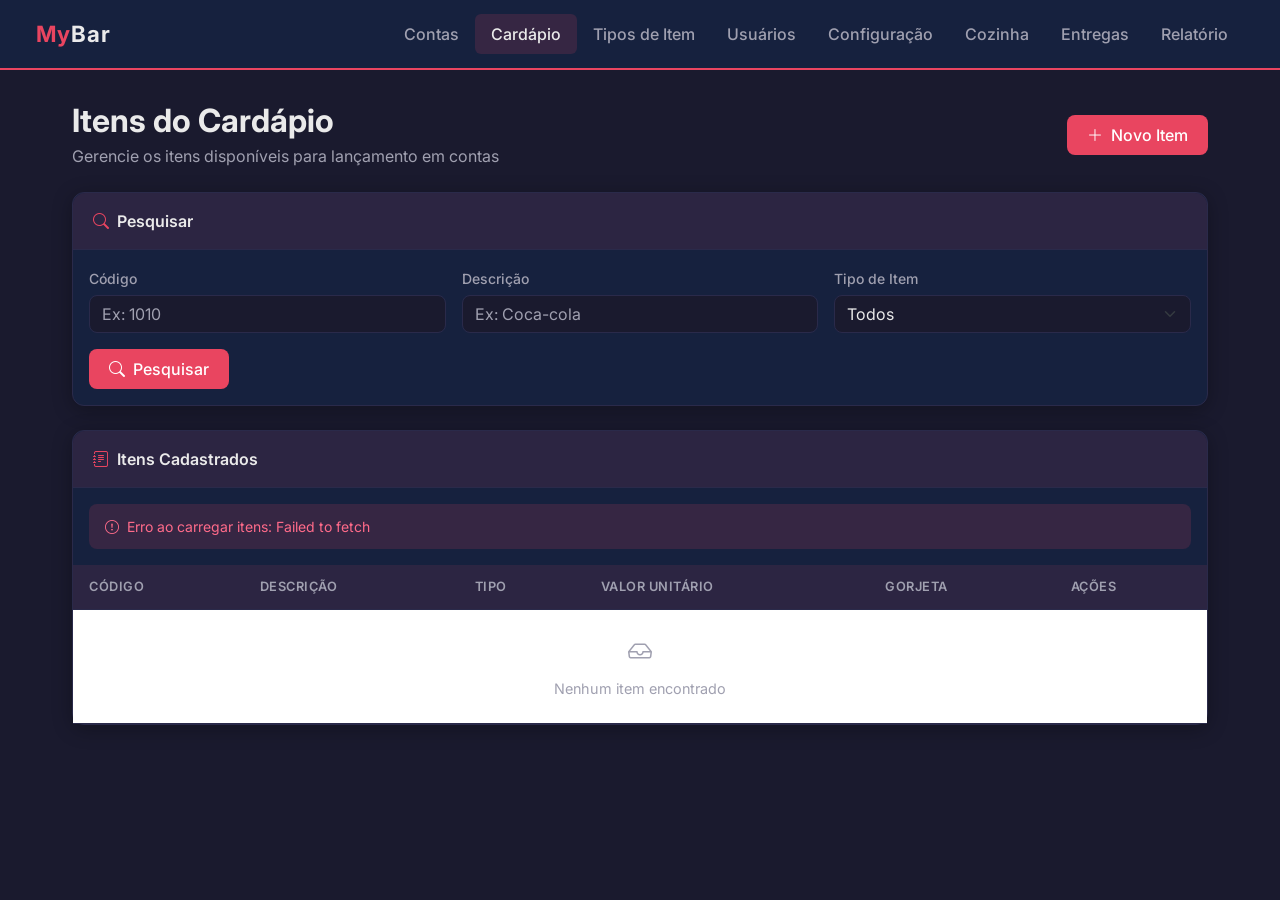
<file: mybar/frontend/pages/cardapio.html>
<!DOCTYPE html>
<html lang="pt-BR">
<head>
    <meta charset="UTF-8">
    <meta name="viewport" content="width=device-width, initial-scale=1.0">
    <title>MyBar — Cardápio</title>
    <link href="https://cdn.jsdelivr.net/npm/bootstrap@5.3.0/dist/css/bootstrap.min.css" rel="stylesheet">
    <link href="https://cdn.jsdelivr.net/npm/bootstrap-icons@1.11.0/font/bootstrap-icons.css" rel="stylesheet">
    <link href="../css/style.css" rel="stylesheet">
</head>
<body>

<nav class="navbar navbar-expand-lg">
    <div class="container-fluid">
        <a class="navbar-brand" href="../index.html">My<span>Bar</span></a>
        <button class="navbar-toggler" type="button" data-bs-toggle="collapse" data-bs-target="#navbarNav">
            <span class="navbar-toggler-icon"></span>
        </button>
        <div class="collapse navbar-collapse" id="navbarNav">
            <ul class="navbar-nav ms-auto">
                <li class="nav-item"><a class="nav-link" href="contas.html">Contas</a></li>
                <li class="nav-item"><a class="nav-link active" href="cardapio.html">Cardápio</a></li>
                <li class="nav-item"><a class="nav-link" href="tipos.html">Tipos de Item</a></li>
                <li class="nav-item"><a class="nav-link" href="usuarios.html">Usuários</a></li>
                <li class="nav-item"><a class="nav-link" href="configuracao.html">Configuração</a></li>
                <li class="nav-item"><a class="nav-link" href="cozinha.html">Cozinha</a></li>
                <li class="nav-item"><a class="nav-link" href="entregas.html">Entregas</a></li>
                <li class="nav-item"><a class="nav-link" href="relatorio.html">Relatório</a></li>
            </ul>
        </div>
    </div>
</nav>

<div class="main-content">

    <div class="d-flex justify-content-between align-items-center mb-4">
        <div>
            <h2 class="mb-1" style="font-weight: 700;">Itens do Cardápio</h2>
            <p style="color: var(--text-secondary); margin: 0;">Gerencie os itens disponíveis para lançamento em contas</p>
        </div>
        <button class="btn-accent" onclick="abrirModalNovo()">
            <i class="bi bi-plus-lg me-2"></i>Novo Item
        </button>
    </div>

    <div class="card mb-4">
        <div class="card-header">
            <i class="bi bi-search icon"></i>Pesquisar
        </div>
        <div class="card-body">
            <div class="row g-3 align-items-end">
                <div class="col-md-4">
                    <label class="form-label">Código</label>
                    <input type="number" id="filtroCodigo" class="form-control" placeholder="Ex: 1010">
                </div>
                <div class="col-md-4">
                    <label class="form-label">Descrição</label>
                    <input type="text" id="filtroDescricao" class="form-control" placeholder="Ex: Coca-cola">
                </div>
                <div class="col-md-4">
                    <label class="form-label">Tipo de Item</label>
                    <select id="filtroTipo" class="form-select">
                        <option value="">Todos</option>
                    </select>
                </div>
                <div class="col-12">
                    <button class="btn-accent" onclick="pesquisar()">
                        <i class="bi bi-search me-2"></i>Pesquisar
                    </button>
                </div>
            </div>
        </div>
    </div>

    <div class="card">
        <div class="card-header">
            <i class="bi bi-journal-text icon"></i>Itens Cadastrados
        </div>
        <div class="card-body p-0">
            <div id="alertArea" class="p-3" style="display:none;"></div>
            <div class="table-responsive">
                <table class="table">
                    <thead>
                    <tr>
                        <th>Código</th>
                        <th>Descrição</th>
                        <th>Tipo</th>
                        <th>Valor Unitário</th>
                        <th>Gorjeta</th>
                        <th>Ações</th>
                    </tr>
                    </thead>
                    <tbody id="tabelaCardapio">
                    <tr>
                        <td colspan="6" class="text-center py-4" style="color: var(--text-secondary);">
                            <i class="bi bi-inbox" style="font-size: 1.5rem;"></i>
                            <p class="mt-2 mb-0">Nenhum item encontrado</p>
                        </td>
                    </tr>
                    </tbody>
                </table>
            </div>
        </div>
    </div>
</div>

<div class="modal fade" id="modalItem" tabindex="-1">
    <div class="modal-dialog">
        <div class="modal-content">
            <div class="modal-header">
                <h5 class="modal-title" id="modalTituloItem">Novo Item do Cardápio</h5>
                <button type="button" class="btn-close" data-bs-dismiss="modal"></button>
            </div>
            <div class="modal-body">
                <input type="hidden" id="itemCodigoHidden">

                <div class="mb-3">
                    <label class="form-label">Código <span class="required">*</span></label>
                    <input type="number" id="itemCodigo" class="form-control" placeholder="Ex: 1010">
                </div>

                <div class="mb-3">
                    <label class="form-label">Descrição <span class="required">*</span></label>
                    <input type="text" id="itemDescricao" class="form-control" placeholder="Ex: Coca-cola 290ml" maxlength="255">
                </div>
                <div class="mb-3">
                    <label class="form-label">Tipo de Item <span class="required">*</span></label>
                    <select id="itemTipo" class="form-select">
                        <option value="">Selecione...</option>
                    </select>
                </div>
                <div class="mb-3">
                    <label class="form-label">Valor Unitário (R$) <span class="required">*</span></label>
                    <input type="number" id="itemValor" class="form-control" placeholder="Ex: 8.00" min="0" step="0.01">
                </div>
            </div>
            <div class="modal-footer">
                <button type="button" class="btn-secondary-custom" data-bs-dismiss="modal">Cancelar</button>
                <button type="button" class="btn-accent" id="btnSalvar" onclick="salvar()">
                    <i class="bi bi-check-lg me-2"></i>Salvar
                </button>
            </div>
        </div>
    </div>
</div>

<div class="modal fade" id="modalExcluir" tabindex="-1">
    <div class="modal-dialog">
        <div class="modal-content">
            <div class="modal-header">
                <h5 class="modal-title">Confirmar Exclusão</h5>
                <button type="button" class="btn-close" data-bs-dismiss="modal"></button>
            </div>
            <div class="modal-body">
                <p style="color: var(--text-secondary);">Tem certeza que deseja excluir o item <strong id="nomeExcluir" style="color: var(--text-primary);"></strong>?</p>
                <p class="mb-0" style="color: var(--accent); font-size: 0.875rem;">
                    <i class="bi bi-exclamation-triangle me-1"></i>
                    Se houver contas vinculadas, o item será desativado.
                </p>
            </div>
            <div class="modal-footer">
                <button type="button" class="btn-secondary-custom" data-bs-dismiss="modal">Cancelar</button>
                <button type="button" class="btn-danger-custom" style="padding: 0.5rem 1.25rem;" onclick="confirmarExclusao()">
                    <i class="bi bi-trash me-2"></i>Excluir
                </button>
            </div>
        </div>
    </div>
</div>

<script src="https://cdn.jsdelivr.net/npm/bootstrap@5.3.0/dist/js/bootstrap.bundle.min.js"></script>
<script src="../js/api.js"></script>
<script>
    let modalItem, modalExcluir;
    let codigoParaExcluir = null;
    let todosTipos = [];

    document.addEventListener('DOMContentLoaded', async () => {
        modalItem = new bootstrap.Modal(document.getElementById('modalItem'));
        modalExcluir = new bootstrap.Modal(document.getElementById('modalExcluir'));
        await carregarTipos();
        carregarTodos();
    });

    async function carregarTipos() {
        try {
            todosTipos = await TipoItemAPI.listar();
            const selectFiltro = document.getElementById('filtroTipo');
            const selectModal = document.getElementById('itemTipo');
            todosTipos.forEach(t => {
                selectFiltro.innerHTML += `<option value="${t.codigo}">${t.descricao}</option>`;
                selectModal.innerHTML += `<option value="${t.codigo}">${t.descricao}</option>`;
            });
        } catch (err) {
            mostrarAlerta('Erro ao carregar tipos: ' + err.message, 'error');
        }
    }

    async function carregarTodos() {
        try {
            const itens = await ItemCardapioAPI.listar();
            renderTabela(itens);
        } catch (err) {
            mostrarAlerta('Erro ao carregar itens: ' + err.message, 'error');
        }
    }

    async function pesquisar() {
        const filtroCodigo = document.getElementById('filtroCodigo').value;
        const filtroDescricao = document.getElementById('filtroDescricao').value.toLowerCase();
        const filtroTipo = document.getElementById('filtroTipo').value;
        try {
            let itens = await ItemCardapioAPI.listar();
            if (filtroCodigo) itens = itens.filter(i => i.codigo == filtroCodigo);
            if (filtroDescricao) itens = itens.filter(i => i.descricao.toLowerCase().includes(filtroDescricao));
            if (filtroTipo) itens = itens.filter(i => i.tipoItemCodigo == filtroTipo);
            renderTabela(itens);
        } catch (err) {
            mostrarAlerta('Erro ao pesquisar: ' + err.message, 'error');
        }
    }

    function renderTabela(itens) {
        const tbody = document.getElementById('tabelaCardapio');
        if (!itens || itens.length === 0) {
            tbody.innerHTML = `
                    <tr>
                        <td colspan="6" class="text-center py-4" style="color: var(--text-secondary);">
                            <i class="bi bi-inbox" style="font-size: 1.5rem;"></i>
                            <p class="mt-2 mb-0">Nenhum item encontrado</p>
                        </td>
                    </tr>`;
            return;
        }
        tbody.innerHTML = itens.map(i => `
                <tr>
                    <td><span style="color: var(--text-secondary); font-family: monospace;">${i.codigo}</span></td>
                    <td><strong>${i.descricao}</strong></td>
                    <td>${i.tipoItemDescricao}</td>
                    <td>R$ ${parseFloat(i.valor).toFixed(2).replace('.', ',')}</td>
                    <td>${i.gorjeta !== undefined ? i.gorjeta + '%' : '-'}</td>
                    <td>
                        <div class="d-flex gap-1">
                            <button class="btn-view-custom" onclick="visualizar(${i.codigo})">
                                <i class="bi bi-eye"></i>
                            </button>
                            <button class="btn-edit-custom" onclick="editar(${i.codigo})">
                                <i class="bi bi-pencil"></i>
                            </button>
                            <button class="btn-danger-custom" onclick="excluir(${i.codigo}, '${i.descricao}')">
                                <i class="bi bi-trash"></i>
                            </button>
                        </div>
                    </td>
                </tr>
            `).join('');
    }

    function abrirModalNovo() {
        document.getElementById('modalTituloItem').textContent = 'Novo Item do Cardápio';
        document.getElementById('itemCodigoHidden').value = '';
        document.getElementById('itemCodigo').value = '';
        document.getElementById('itemCodigo').disabled = false; // Permite inserir código na criação
        document.getElementById('itemDescricao').value = '';
        document.getElementById('itemTipo').value = '';
        document.getElementById('itemValor').value = '';
        setFieldsReadonly(false);
        modalItem.show();
    }

    async function visualizar(codigo) {
        try {
            const item = await ItemCardapioAPI.buscar(codigo);
            document.getElementById('modalTituloItem').textContent = 'Visualizar Item';
            document.getElementById('itemCodigoHidden').value = item.codigo;
            document.getElementById('itemCodigo').value = item.codigo;
            document.getElementById('itemCodigo').disabled = true;
            document.getElementById('itemDescricao').value = item.descricao;
            document.getElementById('itemTipo').value = item.tipoItemCodigo;
            document.getElementById('itemValor').value = item.valor;
            setFieldsReadonly(true);
            modalItem.show();
        } catch (err) {
            mostrarAlerta('Erro ao carregar item: ' + err.message, 'error');
        }
    }

    async function editar(codigo) {
        try {
            const item = await ItemCardapioAPI.buscar(codigo);
            document.getElementById('modalTituloItem').textContent = 'Editar Item';
            document.getElementById('itemCodigoHidden').value = item.codigo;
            document.getElementById('itemCodigo').value = item.codigo;
            document.getElementById('itemCodigo').disabled = true; // Bloqueia código na edição
            document.getElementById('itemDescricao').value = item.descricao;
            document.getElementById('itemTipo').value = item.tipoItemCodigo;
            document.getElementById('itemValor').value = item.valor;
            setFieldsReadonly(false);
            modalItem.show();
        } catch (err) {
            mostrarAlerta('Erro ao carregar item: ' + err.message, 'error');
        }
    }

    function setFieldsReadonly(readonly) {
        ['itemDescricao', 'itemTipo', 'itemValor'].forEach(id => {
            document.getElementById(id).disabled = readonly;
        });
        document.getElementById('btnSalvar').style.display = readonly ? 'none' : '';
    }

    async function salvar() {
        const codigoHidden = document.getElementById('itemCodigoHidden').value;
        const codigo = document.getElementById('itemCodigo').value;
        const descricao = document.getElementById('itemDescricao').value.trim();
        const tipoItemCodigo = parseInt(document.getElementById('itemTipo').value);
        const valor = document.getElementById('itemValor').value;

        if (!codigo || !descricao || !tipoItemCodigo || !valor) {
            mostrarAlerta('Preencha todos os campos obrigatórios.', 'error');
            return;
        }

        // O código é enviado para o Back-end
        const data = { codigo: parseInt(codigo), descricao, tipoItemCodigo, valor: parseFloat(valor) };

        try {
            if (codigoHidden) {
                await ItemCardapioAPI.atualizar(codigoHidden, data);
                mostrarAlerta('Item atualizado com sucesso!', 'success');
            } else {
                await ItemCardapioAPI.salvar(data);
                mostrarAlerta('Item cadastrado com sucesso!', 'success');
            }
            modalItem.hide();
            carregarTodos();
        } catch (err) {
            mostrarAlerta('Erro ao salvar: ' + err.message, 'error');
        }
    }

    function excluir(codigo, descricao) {
        codigoParaExcluir = codigo;
        document.getElementById('nomeExcluir').textContent = descricao;
        modalExcluir.show();
    }

    async function confirmarExclusao() {
        try {
            await ItemCardapioAPI.deletar(codigoParaExcluir);
            mostrarAlerta('Item excluído/desativado com sucesso!', 'success');
            modalExcluir.hide();
            carregarTodos();
        } catch (err) {
            modalExcluir.hide();
            mostrarAlerta('Erro ao excluir: ' + err.message, 'error');
        }
    }

    function mostrarAlerta(msg, tipo) {
        const area = document.getElementById('alertArea');
        area.style.display = 'block';
        area.innerHTML = `
                <div class="alert-custom ${tipo === 'error' ? 'alert-error' : 'alert-success'}">
                    <i class="bi bi-${tipo === 'error' ? 'exclamation-circle' : 'check-circle'} me-2"></i>${msg}
                </div>`;
        setTimeout(() => { area.style.display = 'none'; }, 4000);
    }
</script>
</body>
</html>
</file>
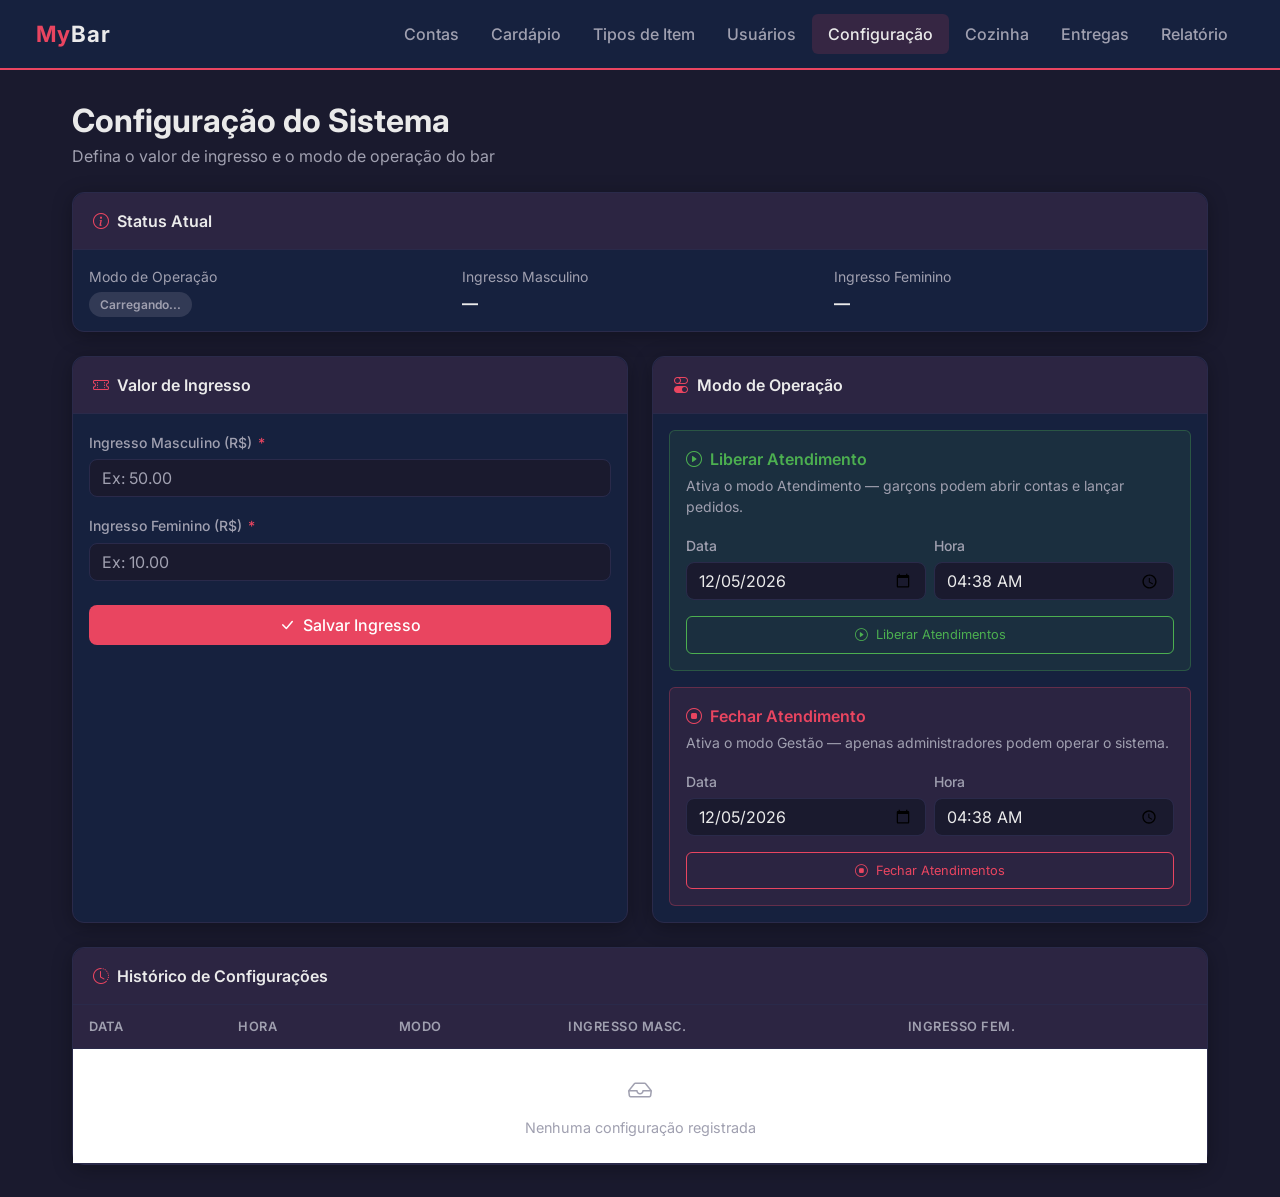
<file: mybar/frontend/pages/configuracao.html>
<!DOCTYPE html>
<html lang="pt-BR">
<head>
    <meta charset="UTF-8">
    <meta name="viewport" content="width=device-width, initial-scale=1.0">
    <title>MyBar — Configuração</title>
    <link href="https://cdn.jsdelivr.net/npm/bootstrap@5.3.0/dist/css/bootstrap.min.css" rel="stylesheet">
    <link href="https://cdn.jsdelivr.net/npm/bootstrap-icons@1.11.0/font/bootstrap-icons.css" rel="stylesheet">
    <link href="../css/style.css" rel="stylesheet">
</head>
<body>

    <nav class="navbar navbar-expand-lg">
        <div class="container-fluid">
            <a class="navbar-brand" href="../index.html">My<span>Bar</span></a>
            <button class="navbar-toggler" type="button" data-bs-toggle="collapse" data-bs-target="#navbarNav">
                <span class="navbar-toggler-icon"></span>
            </button>
            <div class="collapse navbar-collapse" id="navbarNav">
                <ul class="navbar-nav ms-auto">
                    <li class="nav-item"><a class="nav-link" href="contas.html">Contas</a></li>
                    <li class="nav-item"><a class="nav-link" href="cardapio.html">Cardápio</a></li>
                    <li class="nav-item"><a class="nav-link" href="tipos.html">Tipos de Item</a></li>
                    <li class="nav-item"><a class="nav-link" href="usuarios.html">Usuários</a></li>
                    <li class="nav-item"><a class="nav-link active" href="configuracao.html">Configuração</a></li>
                    <li class="nav-item"><a class="nav-link" href="cozinha.html">Cozinha</a></li>
                    <li class="nav-item"><a class="nav-link" href="entregas.html">Entregas</a></li>
                    <li class="nav-item"><a class="nav-link" href="relatorio.html">Relatório</a></li>
                </ul>
            </div>
        </div>
    </nav>

    <div class="main-content">

        <div class="mb-4">
            <h2 class="mb-1" style="font-weight: 700;">Configuração do Sistema</h2>
            <p style="color: var(--text-secondary); margin: 0;">Defina o valor de ingresso e o modo de operação do bar</p>
        </div>

        <div id="alertArea" class="mb-4" style="display:none;"></div>

        <!-- STATUS ATUAL -->
        <div class="card mb-4">
            <div class="card-header">
                <i class="bi bi-info-circle icon"></i>Status Atual
            </div>
            <div class="card-body">
                <div class="row g-3">
                    <div class="col-md-4">
                        <p class="mb-1" style="color: var(--text-secondary); font-size: 0.875rem;">Modo de Operação</p>
                        <span id="statusModo" class="badge-status badge-fechada">Carregando...</span>
                    </div>
                    <div class="col-md-4">
                        <p class="mb-1" style="color: var(--text-secondary); font-size: 0.875rem;">Ingresso Masculino</p>
                        <strong id="statusIngressoMasc">—</strong>
                    </div>
                    <div class="col-md-4">
                        <p class="mb-1" style="color: var(--text-secondary); font-size: 0.875rem;">Ingresso Feminino</p>
                        <strong id="statusIngressoFemin">—</strong>
                    </div>
                </div>
            </div>
        </div>

        <div class="row g-4">

            <!-- CONFIGURAÇÃO DE INGRESSO -->
            <div class="col-md-6">
                <div class="card h-100">
                    <div class="card-header">
                        <i class="bi bi-ticket-perforated icon"></i>Valor de Ingresso
                    </div>
                    <div class="card-body">
                        <div class="mb-3">
                            <label class="form-label">Ingresso Masculino (R$) <span class="required">*</span></label>
                            <input type="number" id="ingressoMasc" class="form-control" placeholder="Ex: 50.00" min="0" step="0.01">
                        </div>
                        <div class="mb-4">
                            <label class="form-label">Ingresso Feminino (R$) <span class="required">*</span></label>
                            <input type="number" id="ingressoFemin" class="form-control" placeholder="Ex: 10.00" min="0" step="0.01">
                        </div>
                        <button class="btn-accent w-100" onclick="salvarIngresso()">
                            <i class="bi bi-check-lg me-2"></i>Salvar Ingresso
                        </button>
                    </div>
                </div>
            </div>

            <!-- MODO DE OPERAÇÃO -->
            <div class="col-md-6">
                <div class="card h-100">
                    <div class="card-header">
                        <i class="bi bi-toggles icon"></i>Modo de Operação
                    </div>
                    <div class="card-body d-flex flex-column gap-3">

                        <div class="p-3 rounded" style="background: rgba(76, 175, 80, 0.1); border: 1px solid rgba(76, 175, 80, 0.3);">
                            <p class="mb-1" style="color: var(--success); font-weight: 600;">
                                <i class="bi bi-play-circle me-2"></i>Liberar Atendimento
                            </p>
                            <p class="mb-3" style="color: var(--text-secondary); font-size: 0.875rem;">
                                Ativa o modo Atendimento — garçons podem abrir contas e lançar pedidos.
                            </p>
                            <div class="row g-2 mb-3">
                                <div class="col-6">
                                    <label class="form-label">Data</label>
                                    <input type="date" id="dataLiberacao" class="form-control">
                                </div>
                                <div class="col-6">
                                    <label class="form-label">Hora</label>
                                    <input type="time" id="horaLiberacao" class="form-control">
                                </div>
                            </div>
                            <button class="btn-success-custom w-100" style="padding: 0.5rem;" onclick="liberarAtendimento()">
                                <i class="bi bi-play-circle me-2"></i>Liberar Atendimentos
                            </button>
                        </div>

                        <div class="p-3 rounded" style="background: rgba(233, 69, 96, 0.1); border: 1px solid rgba(233, 69, 96, 0.3);">
                            <p class="mb-1" style="color: var(--accent); font-weight: 600;">
                                <i class="bi bi-stop-circle me-2"></i>Fechar Atendimento
                            </p>
                            <p class="mb-3" style="color: var(--text-secondary); font-size: 0.875rem;">
                                Ativa o modo Gestão — apenas administradores podem operar o sistema.
                            </p>
                            <div class="row g-2 mb-3">
                                <div class="col-6">
                                    <label class="form-label">Data</label>
                                    <input type="date" id="dataFechamento" class="form-control">
                                </div>
                                <div class="col-6">
                                    <label class="form-label">Hora</label>
                                    <input type="time" id="horaFechamento" class="form-control">
                                </div>
                            </div>
                            <button class="btn-danger-custom w-100" style="padding: 0.5rem;" onclick="fecharAtendimento()">
                                <i class="bi bi-stop-circle me-2"></i>Fechar Atendimentos
                            </button>
                        </div>

                    </div>
                </div>
            </div>

        </div>

        <!-- HISTÓRICO -->
        <div class="card mt-4">
            <div class="card-header">
                <i class="bi bi-clock-history icon"></i>Histórico de Configurações
            </div>
            <div class="card-body p-0">
                <div class="table-responsive">
                    <table class="table">
                        <thead>
                            <tr>
                                <th>Data</th>
                                <th>Hora</th>
                                <th>Modo</th>
                                <th>Ingresso Masc.</th>
                                <th>Ingresso Fem.</th>
                            </tr>
                        </thead>
                        <tbody id="tabelaHistorico">
                            <tr>
                                <td colspan="5" class="text-center py-4" style="color: var(--text-secondary);">
                                    <i class="bi bi-inbox" style="font-size: 1.5rem;"></i>
                                    <p class="mt-2 mb-0">Nenhuma configuração registrada</p>
                                </td>
                            </tr>
                        </tbody>
                    </table>
                </div>
            </div>
        </div>

    </div>

    <script src="https://cdn.jsdelivr.net/npm/bootstrap@5.3.0/dist/js/bootstrap.bundle.min.js"></script>
    <script src="../js/api.js"></script>
    <script>
        document.addEventListener('DOMContentLoaded', () => {
            const hoje = new Date().toISOString().split('T')[0];
            const agora = new Date().toTimeString().slice(0, 5);
            document.getElementById('dataLiberacao').value = hoje;
            document.getElementById('horaLiberacao').value = agora;
            document.getElementById('dataFechamento').value = hoje;
            document.getElementById('horaFechamento').value = agora;
            carregarStatus();
            carregarHistorico();
        });

        async function carregarStatus() {
            try {
                const config = await ConfiguracaoAPI.buscarHoje();
                if (config) {
                    atualizarStatus(config);
                    document.getElementById('ingressoMasc').value = config.valorIngressoMasc;
                    document.getElementById('ingressoFemin').value = config.valorIngressoFemin;
                }
            } catch (err) {
                // sem configuração hoje ainda
            }
        }

        function atualizarStatus(config) {
            const modoEl = document.getElementById('statusModo');
            const modo = config.modoOperacao;
            modoEl.textContent = modo;
            modoEl.className = `badge-status ${modo === 'ATENDIMENTO' ? 'badge-aberta' : 'badge-fechada'}`;
            document.getElementById('statusIngressoMasc').textContent = `R$ ${parseFloat(config.valorIngressoMasc).toFixed(2).replace('.', ',')}`;
            document.getElementById('statusIngressoFemin').textContent = `R$ ${parseFloat(config.valorIngressoFemin).toFixed(2).replace('.', ',')}`;
        }

        async function carregarHistorico() {
            try {
                const configs = await ConfiguracaoAPI.listar();
                const tbody = document.getElementById('tabelaHistorico');
                if (!configs || configs.length === 0) return;
                tbody.innerHTML = configs.reverse().map(c => `
                    <tr>
                        <td>${formatarData(c.data)}</td>
                        <td>${c.hora ? c.hora.slice(0, 5) : '—'}</td>
                        <td>
                            <span class="badge-status ${c.modoOperacao === 'ATENDIMENTO' ? 'badge-aberta' : 'badge-fechada'}">
                                ${c.modoOperacao}
                            </span>
                        </td>
                        <td>R$ ${parseFloat(c.valorIngressoMasc).toFixed(2).replace('.', ',')}</td>
                        <td>R$ ${parseFloat(c.valorIngressoFemin).toFixed(2).replace('.', ',')}</td>
                    </tr>
                `).join('');
            } catch (err) {
                console.error('Erro ao carregar histórico:', err);
            }
        }

        async function salvarIngresso() {
            const valorIngressoMasc = document.getElementById('ingressoMasc').value;
            const valorIngressoFemin = document.getElementById('ingressoFemin').value;

            if (!valorIngressoMasc || !valorIngressoFemin) {
                mostrarAlerta('Preencha os valores de ingresso.', 'error');
                return;
            }

            try {
                const config = await ConfiguracaoAPI.salvar({
                    valorIngressoMasc: parseFloat(valorIngressoMasc),
                    valorIngressoFemin: parseFloat(valorIngressoFemin),
                    modoOperacao: 'GESTAO'
                });
                atualizarStatus(config);
                carregarHistorico();
                mostrarAlerta('Ingresso salvo com sucesso!', 'success');
            } catch (err) {
                mostrarAlerta('Erro ao salvar: ' + err.message, 'error');
            }
        }

        async function liberarAtendimento() {
            const valorIngressoMasc = document.getElementById('ingressoMasc').value || 0;
            const valorIngressoFemin = document.getElementById('ingressoFemin').value || 0;
            try {
                const config = await ConfiguracaoAPI.salvar({
                    valorIngressoMasc: parseFloat(valorIngressoMasc),
                    valorIngressoFemin: parseFloat(valorIngressoFemin),
                    modoOperacao: 'ATENDIMENTO'
                });
                atualizarStatus(config);
                carregarHistorico();
                mostrarAlerta('Atendimento liberado com sucesso!', 'success');
            } catch (err) {
                mostrarAlerta('Erro: ' + err.message, 'error');
            }
        }

        async function fecharAtendimento() {
            const valorIngressoMasc = document.getElementById('ingressoMasc').value || 0;
            const valorIngressoFemin = document.getElementById('ingressoFemin').value || 0;
            try {
                const config = await ConfiguracaoAPI.salvar({
                    valorIngressoMasc: parseFloat(valorIngressoMasc),
                    valorIngressoFemin: parseFloat(valorIngressoFemin),
                    modoOperacao: 'GESTAO'
                });
                atualizarStatus(config);
                carregarHistorico();
                mostrarAlerta('Atendimento fechado com sucesso!', 'success');
            } catch (err) {
                mostrarAlerta('Erro: ' + err.message, 'error');
            }
        }

        function formatarData(data) {
            if (!data) return '—';
            const [ano, mes, dia] = data.split('-');
            return `${dia}/${mes}/${ano}`;
        }

        function mostrarAlerta(msg, tipo) {
            const area = document.getElementById('alertArea');
            area.style.display = 'block';
            area.innerHTML = `
                <div class="alert-custom ${tipo === 'error' ? 'alert-error' : 'alert-success'}">
                    <i class="bi bi-${tipo === 'error' ? 'exclamation-circle' : 'check-circle'} me-2"></i>${msg}
                </div>`;
            setTimeout(() => { area.style.display = 'none'; }, 4000);
        }
    </script>
</body>
</html>
</file>
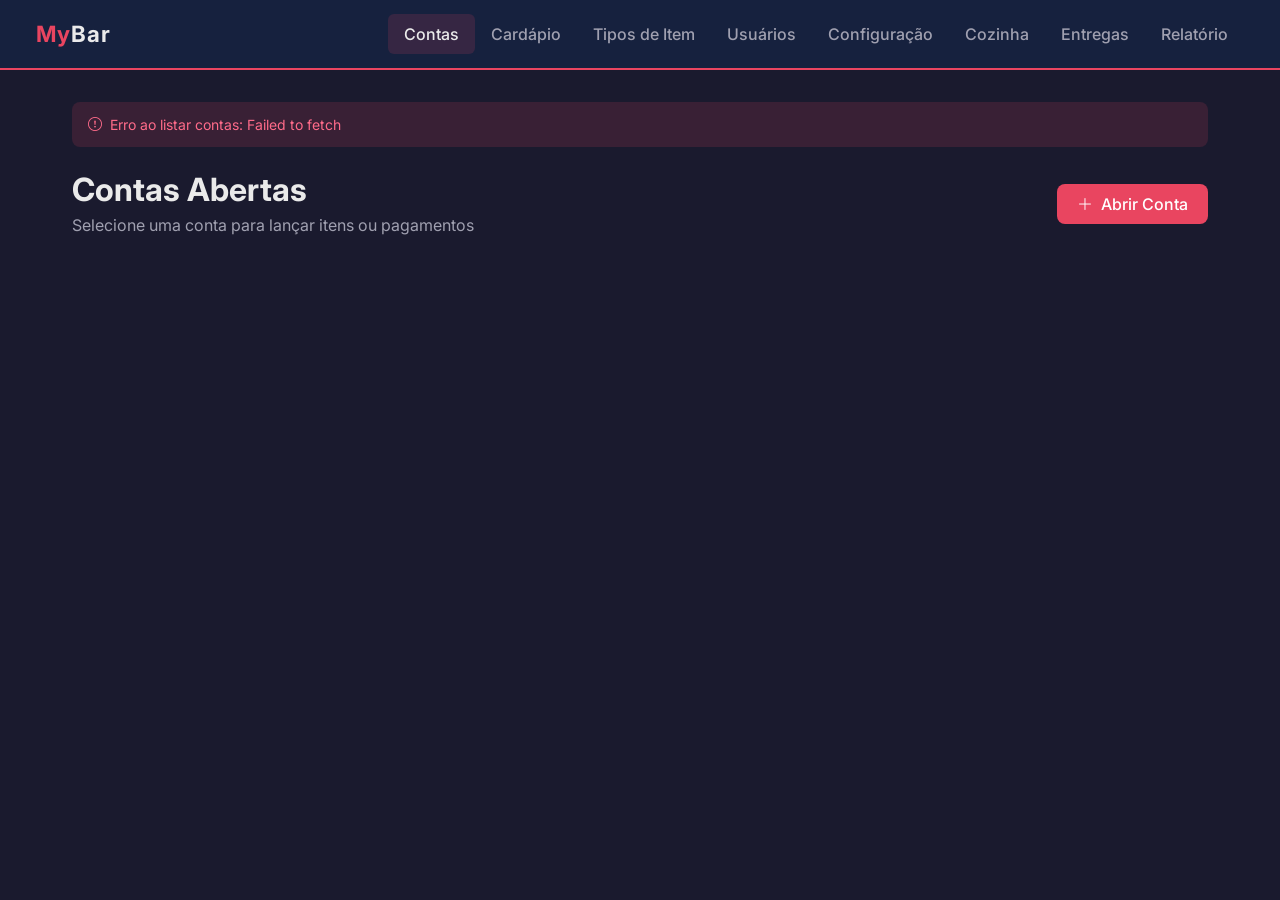
<file: mybar/frontend/pages/contas.html>
<!DOCTYPE html>
<html lang="pt-BR">
<head>
    <meta charset="UTF-8">
    <meta name="viewport" content="width=device-width, initial-scale=1.0">
    <title>MyBar — Gestão de Contas</title>
    <link href="https://cdn.jsdelivr.net/npm/bootstrap@5.3.0/dist/css/bootstrap.min.css" rel="stylesheet">
    <link href="https://cdn.jsdelivr.net/npm/bootstrap-icons@1.11.0/font/bootstrap-icons.css" rel="stylesheet">
    <link href="../css/style.css" rel="stylesheet">
</head>
<body>

<nav class="navbar navbar-expand-lg">
    <div class="container-fluid">
        <a class="navbar-brand" href="../index.html">My<span>Bar</span></a>
        <button class="navbar-toggler" type="button" data-bs-toggle="collapse" data-bs-target="#navbarNav">
            <span class="navbar-toggler-icon"></span>
        </button>
        <div class="collapse navbar-collapse" id="navbarNav">
            <ul class="navbar-nav ms-auto">
                <li class="nav-item"><a class="nav-link active" href="contas.html">Contas</a></li>
                <li class="nav-item"><a class="nav-link" href="cardapio.html">Cardápio</a></li>
                <li class="nav-item"><a class="nav-link" href="tipos.html">Tipos de Item</a></li>
                <li class="nav-item"><a class="nav-link" href="usuarios.html">Usuários</a></li>
                <li class="nav-item"><a class="nav-link" href="configuracao.html">Configuração</a></li>
                <li class="nav-item"><a class="nav-link" href="cozinha.html">Cozinha</a></li>
                <li class="nav-item"><a class="nav-link" href="entregas.html">Entregas</a></li>
                <li class="nav-item"><a class="nav-link" href="relatorio.html">Relatório</a></li>
            </ul>
        </div>
    </div>
</nav>

<div class="main-content">
    <div id="alertArea" class="mb-4" style="display:none;"></div>

    <div id="viewListaContas">
        <div class="d-flex justify-content-between align-items-center mb-4">
            <div>
                <h2 class="mb-1" style="font-weight: 700;">Contas Abertas</h2>
                <p style="color: var(--text-secondary); margin: 0;">Selecione uma conta para lançar itens ou pagamentos</p>
            </div>
            <button class="btn-accent" onclick="abrirModalNovaConta()">
                <i class="bi bi-plus-lg me-2"></i>Abrir Conta
            </button>
        </div>

        <div class="row g-3" id="gridContas"></div>
    </div>

    <div id="viewDetalheConta" style="display: none;">
        <div class="d-flex justify-content-between align-items-center mb-4">
            <div>
                <button class="btn-secondary-custom btn-sm mb-2" onclick="voltarListaContas()">
                    <i class="bi bi-arrow-left me-2"></i>Voltar
                </button>
                <h2 class="mb-1" style="font-weight: 700;">Conta #<span id="detalheNumeroConta"></span></h2>
                <p style="color: var(--text-secondary); margin: 0;">Cliente: <strong id="detalheNomeCliente" style="color: var(--text-primary);"></strong></p>
            </div>
            <button class="btn-danger-custom" style="padding: 0.8rem 1.5rem; font-size: 1rem;" onclick="fecharConta()">
                <i class="bi bi-check2-circle me-2"></i>Fechar Conta
            </button>
        </div>

        <div class="row g-4">
            <div class="col-lg-7">
                <div class="card h-100">
                    <div class="card-header d-flex justify-content-between align-items-center">
                        <span><i class="bi bi-cup-straw icon"></i>Itens Consumidos</span>
                        <button class="btn-accent btn-sm" onclick="abrirModalLancarItem()">Lançar Item</button>
                    </div>
                    <div class="card-body p-0">
                        <div class="table-responsive">
                            <table class="table">
                                <thead>
                                <tr>
                                    <th>Qtd</th>
                                    <th>Descrição</th>
                                    <th>Hora</th>
                                    <th>Status Cozinha</th>
                                </tr>
                                </thead>
                                <tbody id="tabelaItens"></tbody>
                            </table>
                        </div>
                    </div>
                </div>
            </div>

            <div class="col-lg-5">
                <div class="card h-100">
                    <div class="card-header d-flex justify-content-between align-items-center">
                        <span><i class="bi bi-wallet2 icon"></i>Pagamentos Registrados</span>
                        <button class="btn-success-custom btn-sm" onclick="abrirModalLancarPagamento()">Lançar Pagto</button>
                    </div>
                    <div class="card-body p-0">
                        <div class="table-responsive">
                            <table class="table">
                                <thead>
                                <tr>
                                    <th>Forma</th>
                                    <th>Valor</th>
                                    <th>Ações</th>
                                </tr>
                                </thead>
                                <tbody id="tabelaPagamentos"></tbody>
                            </table>
                        </div>
                    </div>
                </div>
            </div>
        </div>
    </div>
</div>

<div class="modal fade" id="modalNovaConta" tabindex="-1">
    <div class="modal-dialog">
        <div class="modal-content">
            <div class="modal-header">
                <h5 class="modal-title">Abrir Nova Conta</h5>
                <button type="button" class="btn-close" data-bs-dismiss="modal"></button>
            </div>
            <div class="modal-body">
                <div class="mb-3">
                    <label class="form-label">CPF do Cliente <span class="required">*</span></label>
                    <input type="text" id="novaContaCpf" class="form-control" placeholder="Apenas números">
                </div>
                <div class="mb-3">
                    <label class="form-label">Nome <span class="required">*</span></label>
                    <input type="text" id="novaContaNome" class="form-control" placeholder="Nome completo">
                </div>
                <div class="row g-2 mb-3">
                    <div class="col-6">
                        <label class="form-label">Celular</label>
                        <input type="text" id="novaContaCelular" class="form-control" placeholder="Ex: 86999999999">
                    </div>
                    <div class="col-6">
                        <label class="form-label">Sexo <span class="required">*</span></label>
                        <select id="novaContaSexo" class="form-select">
                            <option value="">Selecione...</option>
                            <option value="Masculino">Masculino</option>
                            <option value="Feminino">Feminino</option>
                        </select>
                    </div>
                </div>
            </div>
            <div class="modal-footer">
                <button type="button" class="btn-secondary-custom" data-bs-dismiss="modal">Cancelar</button>
                <button type="button" class="btn-accent" onclick="confirmarNovaConta()">Abrir Conta</button>
            </div>
        </div>
    </div>
</div>

<div class="modal fade" id="modalLancarItem" tabindex="-1">
    <div class="modal-dialog">
        <div class="modal-content">
            <div class="modal-header">
                <h5 class="modal-title">Lançar Pedido</h5>
                <button type="button" class="btn-close" data-bs-dismiss="modal"></button>
            </div>
            <div class="modal-body">
                <div class="mb-3">
                    <label class="form-label">Item do Cardápio <span class="required">*</span></label>
                    <select id="itemCardapioCodigo" class="form-select"></select>
                </div>
                <div class="row g-2 mb-3">
                    <div class="col-6">
                        <label class="form-label">Quantidade <span class="required">*</span></label>
                        <input type="number" id="itemQuantidade" class="form-control" value="1" min="1">
                    </div>
                    <div class="col-6">
                        <label class="form-label">Cód. Garçom <span class="required">*</span></label>
                        <input type="number" id="itemQuemLancou" class="form-control" placeholder="Ex: 1010">
                    </div>
                    <div class="col-12 mt-2">
                        <label class="form-label">Senha do Garçom <span class="required">*</span></label>
                        <input type="password" id="itemSenhaGarcom" class="form-control" placeholder="4 dígitos" maxlength="4">
                    </div>
                </div>
            </div>
            <div class="modal-footer">
                <button type="button" class="btn-secondary-custom" data-bs-dismiss="modal">Cancelar</button>
                <button type="button" class="btn-accent" onclick="confirmarLancarItem()">Lançar</button>
            </div>
        </div>
    </div>
</div>

<div class="modal fade" id="modalLancarPagamento" tabindex="-1">
    <div class="modal-dialog">
        <div class="modal-content">
            <div class="modal-header">
                <h5 class="modal-title">Registrar Pagamento</h5>
                <button type="button" class="btn-close" data-bs-dismiss="modal"></button>
            </div>
            <div class="modal-body">
                <div class="mb-3">
                    <label class="form-label">Forma de Pagamento <span class="required">*</span></label>
                    <select id="pagamentoForma" class="form-select">
                        <option value="PIX">PIX</option>
                        <option value="CREDITO">Cartão de Crédito</option>
                        <option value="DEBITO">Cartão de Débito</option>
                        <option value="DINHEIRO">Dinheiro</option>
                    </select>
                </div>
                <div class="row g-2 mb-3">
                    <div class="col-6">
                        <label class="form-label">Valor (R$) <span class="required">*</span></label>
                        <input type="number" id="pagamentoValor" class="form-control" min="0" step="0.01">
                    </div>
                    <div class="col-6">
                        <label class="form-label">Cód. Caixa <span class="required">*</span></label>
                        <input type="number" id="pagamentoQuemLancou" class="form-control" placeholder="Ex: 2020">
                    </div>
                    <div class="col-12 mt-2">
                        <label class="form-label">Senha do Caixa <span class="required">*</span></label>
                        <input type="password" id="pagamentoSenhaCaixa" class="form-control" placeholder="4 dígitos" maxlength="4">
                    </div>
                </div>
            </div>
            <div class="modal-footer">
                <button type="button" class="btn-secondary-custom" data-bs-dismiss="modal">Cancelar</button>
                <button type="button" class="btn-success-custom" style="padding: 0.5rem 1rem;" onclick="confirmarLancarPagamento()">Registrar Pagamento</button>
            </div>
        </div>
    </div>
</div>

<div class="modal fade" id="modalCancelarPagamento" tabindex="-1">
    <div class="modal-dialog">
        <div class="modal-content">
            <div class="modal-header">
                <h5 class="modal-title text-danger">Estorno de Pagamento</h5>
                <button type="button" class="btn-close" data-bs-dismiss="modal"></button>
            </div>
            <div class="modal-body">
                <p style="color: var(--text-secondary);">Esta ação requer autorização de um Administrador.</p>
                <input type="hidden" id="cancelarPagamentoId">
                <div class="mb-3">
                    <label class="form-label">Código do Administrador <span class="required">*</span></label>
                    <input type="number" id="adminCancelCodigo" class="form-control" placeholder="Ex: 9999">
                </div>
                <div class="mb-3">
                    <label class="form-label">Senha <span class="required">*</span></label>
                    <input type="password" id="adminCancelSenha" class="form-control" placeholder="4 dígitos">
                </div>
            </div>
            <div class="modal-footer">
                <button type="button" class="btn-secondary-custom" data-bs-dismiss="modal">Cancelar</button>
                <button type="button" class="btn-danger-custom" style="padding: 0.5rem 1rem;" onclick="confirmarCancelamento()">Autorizar Estorno</button>
            </div>
        </div>
    </div>
</div>

<div class="modal fade" id="modalCancelarItem" tabindex="-1">
    <div class="modal-dialog">
        <div class="modal-content">
            <div class="modal-header">
                <h5 class="modal-title text-danger">Excluir Item da Conta</h5>
                <button type="button" class="btn-close" data-bs-dismiss="modal"></button>
            </div>
            <div class="modal-body">
                <p style="color: var(--text-secondary);">Esta ação requer autorização de um Administrador.</p>
                <input type="hidden" id="cancelarItemId">
                <div class="mb-3">
                    <label class="form-label">Código do Administrador <span class="required">*</span></label>
                    <input type="number" id="adminCancelItemCodigo" class="form-control" placeholder="Ex: 9999">
                </div>
                <div class="mb-3">
                    <label class="form-label">Senha <span class="required">*</span></label>
                    <input type="password" id="adminCancelItemSenha" class="form-control" placeholder="4 dígitos">
                </div>
            </div>
            <div class="modal-footer">
                <button type="button" class="btn-secondary-custom" data-bs-dismiss="modal">Cancelar</button>
                <button type="button" class="btn-danger-custom" style="padding: 0.5rem 1rem;" onclick="confirmarCancelamentoItem()">Autorizar Exclusão</button>
            </div>
        </div>
    </div>
</div>

<div class="modal fade" id="modalRecibo" tabindex="-1">
    <div class="modal-dialog">
        <div class="modal-content">
            <div class="modal-header border-0">
                <h5 class="modal-title" style="color: var(--success);">Conta Fechada com Sucesso</h5>
                <button type="button" class="btn-close" data-bs-dismiss="modal"></button>
            </div>
            <div class="modal-body p-4 text-center">
                <i class="bi bi-receipt" style="font-size: 3rem; color: var(--text-secondary);"></i>
                <h3 class="mt-3 mb-4" id="reciboTotalAPagar" style="color: var(--text-primary);">R$ 0,00</h3>

                <div class="d-flex justify-content-between mb-2">
                    <span style="color: var(--text-secondary);">Total Consumo:</span>
                    <strong id="reciboConsumo">R$ 0,00</strong>
                </div>
                <div class="d-flex justify-content-between mb-2">
                    <span style="color: var(--text-secondary);">Total Gorjeta:</span>
                    <strong id="reciboGorjeta">R$ 0,00</strong>
                </div>
                <div class="d-flex justify-content-between mb-3 border-bottom pb-3" style="border-color: var(--border) !important;">
                    <span style="color: var(--text-secondary);">Valor Ingresso:</span>
                    <strong id="reciboIngresso">R$ 0,00</strong>
                </div>

                <div class="d-flex justify-content-between mb-2">
                    <span style="color: var(--text-secondary);">Total Pago pelo Cliente:</span>
                    <strong style="color: var(--success);" id="reciboTotalPago">R$ 0,00</strong>
                </div>
                <div class="d-flex justify-content-between">
                    <span style="color: var(--text-secondary);">Troco a Devolver:</span>
                    <strong style="color: var(--accent);" id="reciboTroco">R$ 0,00</strong>
                </div>
            </div>
            <div class="modal-footer">
                <button type="button" class="btn-accent w-100" data-bs-dismiss="modal">Fechar</button>
            </div>
        </div>
    </div>
</div>

<script src="https://cdn.jsdelivr.net/npm/bootstrap@5.3.0/dist/js/bootstrap.bundle.min.js"></script>
<script src="../js/api.js"></script>
<script>
    let contaAtual = null;
    let modals = {};

    document.addEventListener('DOMContentLoaded', () => {
        modals.novaConta = new bootstrap.Modal(document.getElementById('modalNovaConta'));
        modals.lancarItem = new bootstrap.Modal(document.getElementById('modalLancarItem'));
        modals.lancarPagamento = new bootstrap.Modal(document.getElementById('modalLancarPagamento'));
        modals.cancelarPagamento = new bootstrap.Modal(document.getElementById('modalCancelarPagamento'));
        modals.recibo = new bootstrap.Modal(document.getElementById('modalRecibo'));
        modals.cancelarItem = new bootstrap.Modal(document.getElementById('modalCancelarItem'));

        carregarContasAbertas();
        carregarCardapio();
    });


    async function carregarContasAbertas() {
        try {
            const contas = await ContaAPI.listarAbertas();
            const grid = document.getElementById('gridContas');

            if (!contas || contas.length === 0) {
                grid.innerHTML = `
                    <div class="col-12 text-center py-5">
                        <i class="bi bi-inbox" style="font-size: 2rem; color: var(--text-secondary);"></i>
                        <p class="mt-2" style="color: var(--text-secondary);">Nenhuma conta aberta no momento.</p>
                    </div>`;
                return;
            }

            grid.innerHTML = contas.map(c => `
                <div class="col-md-4 col-lg-3">
                    <div class="card h-100" style="cursor: pointer; border-left: 4px solid var(--success);" onclick="abrirDetalhes(${c.id}, ${c.numero}, '${c.clienteNome}')">
                        <div class="card-body">
                            <h3 class="mb-1" style="font-weight: 700;">#${c.numero}</h3>
                            <p style="color: var(--text-secondary); font-size: 0.9rem;" class="mb-2"><i class="bi bi-person me-1"></i>${c.clienteNome}</p>
                            <span class="badge-status badge-aberta"><i class="bi bi-clock me-1"></i>${c.horaAbertura.slice(0, 5)}</span>
                        </div>
                    </div>
                </div>
            `).join('');
        } catch (err) {
            mostrarAlerta('Erro ao listar contas: ' + err.message, 'error');
        }
    }

    function abrirDetalhes(id, numero, nomeCliente) {
        contaAtual = id;
        document.getElementById('detalheNumeroConta').textContent = numero;
        document.getElementById('detalheNomeCliente').textContent = nomeCliente;
        document.getElementById('viewListaContas').style.display = 'none';
        document.getElementById('viewDetalheConta').style.display = 'block';
        recarregarDashConta();
    }

    function voltarListaContas() {
        contaAtual = null;
        document.getElementById('viewDetalheConta').style.display = 'none';
        document.getElementById('viewListaContas').style.display = 'block';
        carregarContasAbertas();
    }

    function recarregarDashConta() {
        carregarItens();
        carregarPagamentos();
    }

    function abrirModalNovaConta() {
        document.getElementById('novaContaCpf').value = '';
        document.getElementById('novaContaNome').value = '';
        document.getElementById('novaContaCelular').value = '';
        document.getElementById('novaContaSexo').value = '';
        modals.novaConta.show();
    }

    async function confirmarNovaConta() {
        const cpf = document.getElementById('novaContaCpf').value.trim();
        const nome = document.getElementById('novaContaNome').value.trim();
        const celular = document.getElementById('novaContaCelular').value.trim();
        const sexo = document.getElementById('novaContaSexo').value;

        if (!cpf || !nome || !sexo) {
            return mostrarAlerta('Preencha CPF, Nome e Sexo.', 'error');
        }

        try {
            await ContaAPI.abrir({ cpf, nome, celular, sexo });
            mostrarAlerta('Conta aberta com sucesso!', 'success');
            modals.novaConta.hide();
            carregarContasAbertas();
        } catch (err) {
            mostrarAlerta('Erro ao abrir conta: ' + err.message, 'error');
        }
    }

    async function fecharConta() {
        if (!confirm('Deseja realmente processar o fecho desta conta?')) return;

        try {
            const resumo = await ContaAPI.fechar(contaAtual);
            const formataBRL = (v) => `R$ ${parseFloat(v).toFixed(2).replace('.', ',')}`;

            document.getElementById('reciboConsumo').textContent = formataBRL(resumo.totalConsumo);
            document.getElementById('reciboGorjeta').textContent = formataBRL(resumo.totalGorjeta);
            document.getElementById('reciboIngresso').textContent = formataBRL(resumo.valorIngresso);
            document.getElementById('reciboTotalAPagar').textContent = formataBRL(resumo.totalAPagar);
            document.getElementById('reciboTotalPago').textContent = formataBRL(resumo.totalPago);
            document.getElementById('reciboTroco').textContent = formataBRL(resumo.troco);

            modals.recibo.show();
            voltarListaContas();
        } catch (err) {
            mostrarAlerta('Erro ao fechar conta: ' + err.message, 'error');
        }
    }

    async function carregarCardapio() {
        try {
            const itens = await ItemCardapioAPI.listar();
            const select = document.getElementById('itemCardapioCodigo');
            select.innerHTML = itens.map(i => `<option value="${i.codigo}">${i.descricao} - R$ ${i.valor}</option>`).join('');
        } catch (err) {
            console.error('Não foi possível carregar o cardápio.', err);
        }
    }

    async function carregarItens() {
        try {
            const itens = await ItensDaContaAPI.listarPorConta(contaAtual);
            const tbody = document.getElementById('tabelaItens');

            if (!itens || itens.length === 0) {
                tbody.innerHTML = `<tr><td colspan="4" class="text-center" style="color: var(--text-secondary);">Nenhum item consumido</td></tr>`;
                return;
            }

            tbody.innerHTML = itens.map(i => `
                <tr>
                    <td><strong>${i.quantidade}x</strong></td>
                    <td>${i.itemCardapioDescricao}</td>
                    <td style="color: var(--text-secondary);">${i.horaSolicitacao.slice(0, 5)}</td>
                    <td class="d-flex justify-content-between align-items-center">
                        ${i.dataEntregaBar ? '<span class="badge-status badge-entregue">Entregue</span>' :
                i.dataRecebimentoCozinha ? '<span class="badge-status badge-recebido">Em Preparo</span>' :
                    '<span class="badge-status badge-solicitado">Solicitado</span>'}

                        <button class="btn-danger-custom ms-2" onclick="abrirModalCancelarItem(${i.id})">
                            <i class="bi bi-trash"></i>
                        </button>
                    </td>
                </tr>
            `).join('');

        } catch (err) {
            mostrarAlerta('Erro ao listar itens.', 'error');
        }
    }

    function abrirModalLancarItem() {
        document.getElementById('itemQuantidade').value = '1';
        document.getElementById('itemQuemLancou').value = '';
        document.getElementById('itemSenhaGarcom').value = '';
        modals.lancarItem.show();
    }

    async function confirmarLancarItem() {
        const itemCardapioCodigo = document.getElementById('itemCardapioCodigo').value;
        const quantidade = document.getElementById('itemQuantidade').value;
        const quemLancouCodigo = document.getElementById('itemQuemLancou').value;
        const senhaGarcom = document.getElementById('itemSenhaGarcom').value;

        if (!quantidade || !quemLancouCodigo || !senhaGarcom) {
            return mostrarAlerta('Preencha a quantidade, código e senha do garçom.', 'error');
        }

        try {
            await ItensDaContaAPI.lancar({
                contaId: contaAtual,
                itemCardapioCodigo: parseInt(itemCardapioCodigo),
                quemLancouCodigo: parseInt(quemLancouCodigo),
                senhaGarcom: senhaGarcom,
                quantidade: parseInt(quantidade)
            });
            modals.lancarItem.hide();
            carregarItens();
        } catch (err) {
            mostrarAlerta('Lançamento negado: ' + err.message, 'error');
        }
    }

    async function carregarPagamentos() {
        try {
            const pagamentos = await PagamentoAPI.listarPorConta(contaAtual);
            const tbody = document.getElementById('tabelaPagamentos');

            if (!pagamentos || pagamentos.length === 0) {
                tbody.innerHTML = `<tr><td colspan="3" class="text-center" style="color: var(--text-secondary);">Nenhum pagamento</td></tr>`;
                return;
            }

            tbody.innerHTML = pagamentos.map(p => `
                <tr>
                    <td>${p.forma}</td>
                    <td style="color: var(--success); font-weight: 600;">R$ ${parseFloat(p.valor).toFixed(2).replace('.', ',')}</td>
                    <td>
                        <button class="btn-danger-custom" onclick="abrirModalCancelarPagamento(${p.id})">
                            <i class="bi bi-x-circle"></i>
                        </button>
                    </td>
                </tr>
            `).join('');
        } catch (err) {
            mostrarAlerta('Erro ao listar pagamentos.', 'error');
        }
    }

    function abrirModalLancarPagamento() {
        document.getElementById('pagamentoValor').value = '';
        document.getElementById('pagamentoQuemLancou').value = '';
        document.getElementById('pagamentoSenhaCaixa').value = '';
        modals.lancarPagamento.show();
    }

    async function confirmarLancarPagamento() {
        const forma = document.getElementById('pagamentoForma').value;
        const valor = document.getElementById('pagamentoValor').value;
        const quemLancouCodigo = document.getElementById('pagamentoQuemLancou').value;
        const senhaCaixa = document.getElementById('pagamentoSenhaCaixa').value;

        if (!valor || !quemLancouCodigo || !senhaCaixa) {
            return mostrarAlerta('Preencha valor, código e senha do caixa.', 'error');
        }

        try {
            await PagamentoAPI.lancar({
                contaId: contaAtual,
                forma,
                valor: parseFloat(valor),
                quemLancouCodigo: parseInt(quemLancouCodigo),
                senhaCaixa: senhaCaixa
            });
            modals.lancarPagamento.hide();
            carregarPagamentos();
        } catch (err) {
            mostrarAlerta('Pagamento negado: ' + err.message, 'error');
        }
    }

    function abrirModalCancelarPagamento(id) {
        document.getElementById('cancelarPagamentoId').value = id;
        document.getElementById('adminCancelCodigo').value = '';
        document.getElementById('adminCancelSenha').value = '';
        modals.cancelarPagamento.show();
    }

    async function confirmarCancelamento() {
        const id = document.getElementById('cancelarPagamentoId').value;
        const adminCod = document.getElementById('adminCancelCodigo').value;
        const adminSenha = document.getElementById('adminCancelSenha').value;

        try {
            await PagamentoAPI.cancelar(id, {
                quemExcluiuCodigo: parseInt(adminCod),
                senhaAdmin: adminSenha
            });
            mostrarAlerta('Pagamento estornado com sucesso!', 'success');
            modals.cancelarPagamento.hide();
            carregarPagamentos();
        } catch (err) {
            mostrarAlerta('Estorno negado: ' + err.message, 'error');
        }
    }

    function mostrarAlerta(msg, tipo) {
        const area = document.getElementById('alertArea');
        area.style.display = 'block';
        area.innerHTML = `
            <div class="alert-custom ${tipo === 'error' ? 'alert-error' : 'alert-success'}">
                <i class="bi bi-${tipo === 'error' ? 'exclamation-circle' : 'check-circle'} me-2"></i>${msg}
            </div>`;
        setTimeout(() => { area.style.display = 'none'; }, 4000);
        window.scrollTo(0, 0);
    }

    function abrirModalCancelarItem(id) {
        document.getElementById('cancelarItemId').value = id;
        document.getElementById('adminCancelItemCodigo').value = '';
        document.getElementById('adminCancelItemSenha').value = '';
        modals.cancelarItem.show();
    }

    async function confirmarCancelamentoItem() {
        const id = document.getElementById('cancelarItemId').value;
        const adminCod = document.getElementById('adminCancelItemCodigo').value;
        const adminSenha = document.getElementById('adminCancelItemSenha').value;

        if (!adminCod || !adminSenha) {
            return mostrarAlerta('Preencha as credenciais do Administrador.', 'error');
        }

        try {
            await ItensDaContaAPI.cancelarItem(id, {
                codigoAdmin: parseInt(adminCod),
                senhaAdmin: adminSenha
            });
            mostrarAlerta('Item removido da conta com sucesso!', 'success');
            modals.cancelarItem.hide();
            carregarItens();
        } catch (err) {
            mostrarAlerta('Exclusão negada: ' + err.message, 'error');
        }
    }

</script>
</body>
</html>
</file>
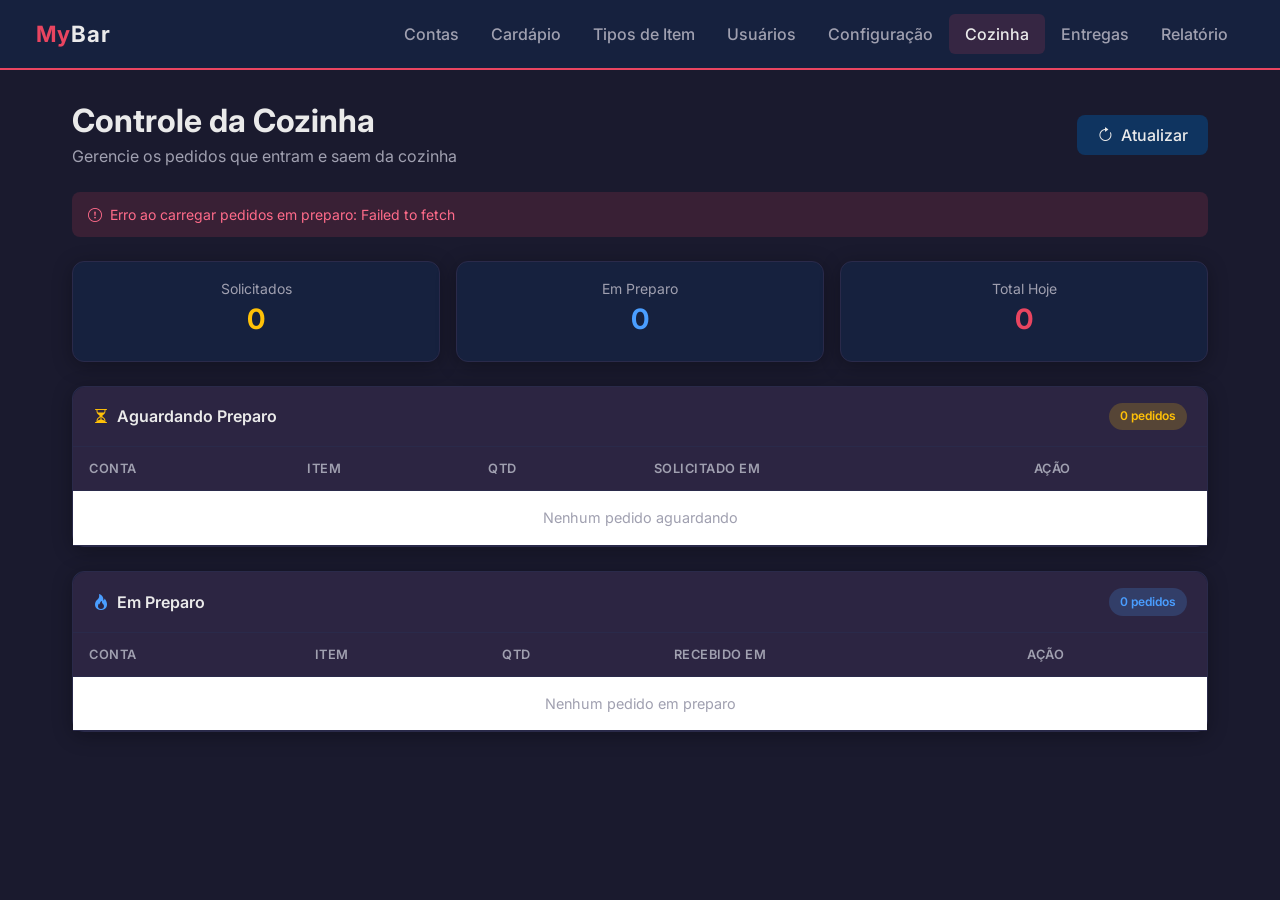
<file: mybar/frontend/pages/cozinha.html>
<!DOCTYPE html>
<html lang="pt-BR">
<head>
    <meta charset="UTF-8">
    <meta name="viewport" content="width=device-width, initial-scale=1.0">
    <title>MyBar — Cozinha</title>
    <link href="https://cdn.jsdelivr.net/npm/bootstrap@5.3.0/dist/css/bootstrap.min.css" rel="stylesheet">
    <link href="https://cdn.jsdelivr.net/npm/bootstrap-icons@1.11.0/font/bootstrap-icons.css" rel="stylesheet">
    <link href="../css/style.css" rel="stylesheet">
</head>
<body>

    <nav class="navbar navbar-expand-lg">
        <div class="container-fluid">
            <a class="navbar-brand" href="../index.html">My<span>Bar</span></a>
            <button class="navbar-toggler" type="button" data-bs-toggle="collapse" data-bs-target="#navbarNav">
                <span class="navbar-toggler-icon"></span>
            </button>
            <div class="collapse navbar-collapse" id="navbarNav">
                <ul class="navbar-nav ms-auto">
                    <li class="nav-item"><a class="nav-link" href="contas.html">Contas</a></li>
                    <li class="nav-item"><a class="nav-link" href="cardapio.html">Cardápio</a></li>
                    <li class="nav-item"><a class="nav-link" href="tipos.html">Tipos de Item</a></li>
                    <li class="nav-item"><a class="nav-link" href="usuarios.html">Usuários</a></li>
                    <li class="nav-item"><a class="nav-link" href="configuracao.html">Configuração</a></li>
                    <li class="nav-item"><a class="nav-link active" href="cozinha.html">Cozinha</a></li>
                    <li class="nav-item"><a class="nav-link" href="entregas.html">Entregas</a></li>
                    <li class="nav-item"><a class="nav-link" href="relatorio.html">Relatório</a></li>
                </ul>
            </div>
        </div>
    </nav>

    <div class="main-content">

        <div class="d-flex justify-content-between align-items-center mb-4">
            <div>
                <h2 class="mb-1" style="font-weight: 700;">Controle da Cozinha</h2>
                <p style="color: var(--text-secondary); margin: 0;">Gerencie os pedidos que entram e saem da cozinha</p>
            </div>
            <button class="btn-secondary-custom" onclick="atualizar()">
                <i class="bi bi-arrow-clockwise me-2"></i>Atualizar
            </button>
        </div>

        <div id="alertArea" class="mb-4" style="display:none;"></div>

        <!-- CONTADORES -->
        <div class="row g-3 mb-4">
            <div class="col-md-4">
                <div class="card text-center p-3">
                    <p class="mb-1" style="color: var(--text-secondary); font-size: 0.875rem;">Solicitados</p>
                    <h3 id="countSolicitados" style="color: #ffc107; font-weight: 700;">0</h3>
                </div>
            </div>
            <div class="col-md-4">
                <div class="card text-center p-3">
                    <p class="mb-1" style="color: var(--text-secondary); font-size: 0.875rem;">Em Preparo</p>
                    <h3 id="countPreparo" style="color: #4a9eff; font-weight: 700;">0</h3>
                </div>
            </div>
            <div class="col-md-4">
                <div class="card text-center p-3">
                    <p class="mb-1" style="color: var(--text-secondary); font-size: 0.875rem;">Total Hoje</p>
                    <h3 id="countTotal" style="color: var(--accent); font-weight: 700;">0</h3>
                </div>
            </div>
        </div>

        <!-- SOLICITADOS -->
        <div class="card mb-4">
            <div class="card-header d-flex justify-content-between align-items-center">
                <span><i class="bi bi-hourglass-split icon" style="color: #ffc107;"></i>Aguardando Preparo</span>
                <span class="badge-status badge-solicitado" id="badgeSolicitados">0 pedidos</span>
            </div>
            <div class="card-body p-0">
                <div class="table-responsive">
                    <table class="table">
                        <thead>
                            <tr>
                                <th>Conta</th>
                                <th>Item</th>
                                <th>Qtd</th>
                                <th>Solicitado em</th>
                                <th>Ação</th>
                            </tr>
                        </thead>
                        <tbody id="tabelaSolicitados">
                            <tr>
                                <td colspan="5" class="text-center py-3" style="color: var(--text-secondary);">
                                    Nenhum pedido aguardando
                                </td>
                            </tr>
                        </tbody>
                    </table>
                </div>
            </div>
        </div>

        <!-- EM PREPARO -->
        <div class="card">
            <div class="card-header d-flex justify-content-between align-items-center">
                <span><i class="bi bi-fire icon" style="color: #4a9eff;"></i>Em Preparo</span>
                <span class="badge-status badge-recebido" id="badgePreparo">0 pedidos</span>
            </div>
            <div class="card-body p-0">
                <div class="table-responsive">
                    <table class="table">
                        <thead>
                            <tr>
                                <th>Conta</th>
                                <th>Item</th>
                                <th>Qtd</th>
                                <th>Recebido em</th>
                                <th>Ação</th>
                            </tr>
                        </thead>
                        <tbody id="tabelaPreparo">
                            <tr>
                                <td colspan="5" class="text-center py-3" style="color: var(--text-secondary);">
                                    Nenhum pedido em preparo
                                </td>
                            </tr>
                        </tbody>
                    </table>
                </div>
            </div>
        </div>

    </div>

    <script src="https://cdn.jsdelivr.net/npm/bootstrap@5.3.0/dist/js/bootstrap.bundle.min.js"></script>
    <script src="../js/api.js"></script>
    <script>
        document.addEventListener('DOMContentLoaded', () => {
            atualizar();
            // Atualiza automaticamente a cada 30 segundos
            setInterval(atualizar, 30000);
        });

        async function atualizar() {
            await Promise.all([carregarSolicitados(), carregarPreparo()]);
        }

        async function carregarSolicitados() {
            try {
                const pedidos = await CozinhaAPI.listarSolicitados();
                document.getElementById('countSolicitados').textContent = pedidos.length;
                document.getElementById('badgeSolicitados').textContent = `${pedidos.length} pedido(s)`;
                renderSolicitados(pedidos);
            } catch (err) {
                mostrarAlerta('Erro ao carregar pedidos solicitados: ' + err.message, 'error');
            }
        }

        async function carregarPreparo() {
            try {
                const pedidos = await CozinhaAPI.listarEmPreparo();
                document.getElementById('countPreparo').textContent = pedidos.length;
                document.getElementById('badgePreparo').textContent = `${pedidos.length} pedido(s)`;
                renderPreparo(pedidos);
                const total = parseInt(document.getElementById('countSolicitados').textContent) + pedidos.length;
                document.getElementById('countTotal').textContent = total;
            } catch (err) {
                mostrarAlerta('Erro ao carregar pedidos em preparo: ' + err.message, 'error');
            }
        }

        function renderSolicitados(pedidos) {
            const tbody = document.getElementById('tabelaSolicitados');
            if (!pedidos || pedidos.length === 0) {
                tbody.innerHTML = `<tr><td colspan="5" class="text-center py-3" style="color: var(--text-secondary);">Nenhum pedido aguardando</td></tr>`;
                return;
            }
            tbody.innerHTML = pedidos.map(p => `
                <tr>
                    <td><span style="color: var(--accent); font-weight: 600;">#${p.contaId}</span></td>
                    <td><strong>${p.itemCardapioDescricao}</strong></td>
                    <td>${p.quantidade}x</td>
                    <td style="color: var(--text-secondary);">${formatarDataHora(p.dataSolicitacao, p.horaSolicitacao)}</td>
                    <td>
                        <button class="btn-success-custom" onclick="receberPedido(${p.id})">
                            <i class="bi bi-check-lg me-1"></i>Receber
                        </button>
                    </td>
                </tr>
            `).join('');
        }

        function renderPreparo(pedidos) {
            const tbody = document.getElementById('tabelaPreparo');
            if (!pedidos || pedidos.length === 0) {
                tbody.innerHTML = `<tr><td colspan="5" class="text-center py-3" style="color: var(--text-secondary);">Nenhum pedido em preparo</td></tr>`;
                return;
            }
            tbody.innerHTML = pedidos.map(p => `
                <tr>
                    <td><span style="color: var(--accent); font-weight: 600;">#${p.contaId}</span></td>
                    <td><strong>${p.itemCardapioDescricao}</strong></td>
                    <td>${p.quantidade}x</td>
                    <td style="color: var(--text-secondary);">${formatarDataHora(p.dataRecebimentoCozinha, p.horaRecebimentoCozinha)}</td>
                    <td>
                        <button class="btn-edit-custom" onclick="entregarPedido(${p.id})">
                            <i class="bi bi-box-arrow-right me-1"></i>Entregar
                        </button>
                    </td>
                </tr>
            `).join('');
        }

        async function receberPedido(id) {
            try {
                await CozinhaAPI.receber(id);
                mostrarAlerta('Pedido recebido para preparo!', 'success');
                atualizar();
            } catch (err) {
                mostrarAlerta('Erro ao receber pedido: ' + err.message, 'error');
            }
        }

        async function entregarPedido(id) {
            try {
                await CozinhaAPI.entregar(id);
                mostrarAlerta('Pedido marcado como entregue pela cozinha!', 'success');
                atualizar();
            } catch (err) {
                mostrarAlerta('Erro ao entregar pedido: ' + err.message, 'error');
            }
        }

        function formatarDataHora(data, hora) {
            if (!data) return '—';
            const [ano, mes, dia] = data.split('-');
            const horaStr = hora ? hora.slice(0, 5) : '';
            return `${dia}/${mes}/${ano} ${horaStr}`;
        }

        function mostrarAlerta(msg, tipo) {
            const area = document.getElementById('alertArea');
            area.style.display = 'block';
            area.innerHTML = `
                <div class="alert-custom ${tipo === 'error' ? 'alert-error' : 'alert-success'}">
                    <i class="bi bi-${tipo === 'error' ? 'exclamation-circle' : 'check-circle'} me-2"></i>${msg}
                </div>`;
            setTimeout(() => { area.style.display = 'none'; }, 4000);
        }
    </script>
</body>
</html>
</file>
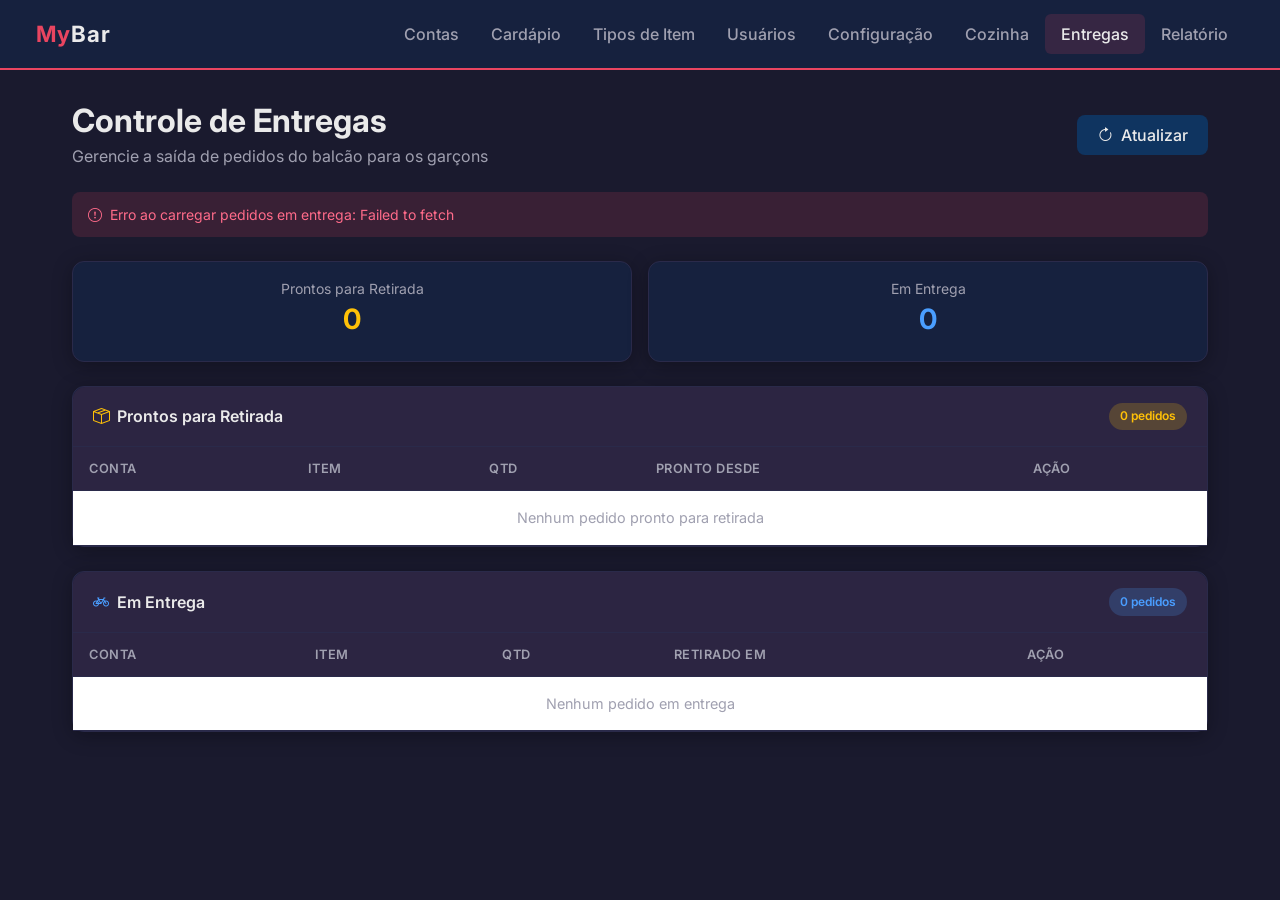
<file: mybar/frontend/pages/entregas.html>
<!DOCTYPE html>
<html lang="pt-BR">
<head>
    <meta charset="UTF-8">
    <meta name="viewport" content="width=device-width, initial-scale=1.0">
    <title>MyBar — Entregas</title>
    <link href="https://cdn.jsdelivr.net/npm/bootstrap@5.3.0/dist/css/bootstrap.min.css" rel="stylesheet">
    <link href="https://cdn.jsdelivr.net/npm/bootstrap-icons@1.11.0/font/bootstrap-icons.css" rel="stylesheet">
    <link href="../css/style.css" rel="stylesheet">
</head>
<body>

    <nav class="navbar navbar-expand-lg">
        <div class="container-fluid">
            <a class="navbar-brand" href="../index.html">My<span>Bar</span></a>
            <button class="navbar-toggler" type="button" data-bs-toggle="collapse" data-bs-target="#navbarNav">
                <span class="navbar-toggler-icon"></span>
            </button>
            <div class="collapse navbar-collapse" id="navbarNav">
                <ul class="navbar-nav ms-auto">
                    <li class="nav-item"><a class="nav-link" href="contas.html">Contas</a></li>
                    <li class="nav-item"><a class="nav-link" href="cardapio.html">Cardápio</a></li>
                    <li class="nav-item"><a class="nav-link" href="tipos.html">Tipos de Item</a></li>
                    <li class="nav-item"><a class="nav-link" href="usuarios.html">Usuários</a></li>
                    <li class="nav-item"><a class="nav-link" href="configuracao.html">Configuração</a></li>
                    <li class="nav-item"><a class="nav-link" href="cozinha.html">Cozinha</a></li>
                    <li class="nav-item"><a class="nav-link active" href="entregas.html">Entregas</a></li>
                    <li class="nav-item"><a class="nav-link" href="relatorio.html">Relatório</a></li>
                </ul>
            </div>
        </div>
    </nav>

    <div class="main-content">

        <div class="d-flex justify-content-between align-items-center mb-4">
            <div>
                <h2 class="mb-1" style="font-weight: 700;">Controle de Entregas</h2>
                <p style="color: var(--text-secondary); margin: 0;">Gerencie a saída de pedidos do balcão para os garçons</p>
            </div>
            <button class="btn-secondary-custom" onclick="atualizar()">
                <i class="bi bi-arrow-clockwise me-2"></i>Atualizar
            </button>
        </div>

        <div id="alertArea" class="mb-4" style="display:none;"></div>

        <!-- CONTADORES -->
        <div class="row g-3 mb-4">
            <div class="col-md-6">
                <div class="card text-center p-3">
                    <p class="mb-1" style="color: var(--text-secondary); font-size: 0.875rem;">Prontos para Retirada</p>
                    <h3 id="countProntos" style="color: #ffc107; font-weight: 700;">0</h3>
                </div>
            </div>
            <div class="col-md-6">
                <div class="card text-center p-3">
                    <p class="mb-1" style="color: var(--text-secondary); font-size: 0.875rem;">Em Entrega</p>
                    <h3 id="countEmEntrega" style="color: #4a9eff; font-weight: 700;">0</h3>
                </div>
            </div>
        </div>

        <!-- PRONTOS PARA RETIRADA -->
        <div class="card mb-4">
            <div class="card-header d-flex justify-content-between align-items-center">
                <span><i class="bi bi-box-seam icon" style="color: #ffc107;"></i>Prontos para Retirada</span>
                <span class="badge-status badge-solicitado" id="badgeProntos">0 pedidos</span>
            </div>
            <div class="card-body p-0">
                <div class="table-responsive">
                    <table class="table">
                        <thead>
                            <tr>
                                <th>Conta</th>
                                <th>Item</th>
                                <th>Qtd</th>
                                <th>Pronto desde</th>
                                <th>Ação</th>
                            </tr>
                        </thead>
                        <tbody id="tabelaProntos">
                            <tr>
                                <td colspan="5" class="text-center py-3" style="color: var(--text-secondary);">
                                    Nenhum pedido pronto para retirada
                                </td>
                            </tr>
                        </tbody>
                    </table>
                </div>
            </div>
        </div>

        <!-- EM ENTREGA -->
        <div class="card mb-4">
            <div class="card-header d-flex justify-content-between align-items-center">
                <span><i class="bi bi-bicycle icon" style="color: #4a9eff;"></i>Em Entrega</span>
                <span class="badge-status badge-recebido" id="badgeEmEntrega">0 pedidos</span>
            </div>
            <div class="card-body p-0">
                <div class="table-responsive">
                    <table class="table">
                        <thead>
                            <tr>
                                <th>Conta</th>
                                <th>Item</th>
                                <th>Qtd</th>
                                <th>Retirado em</th>
                                <th>Ação</th>
                            </tr>
                        </thead>
                        <tbody id="tabelaEmEntrega">
                            <tr>
                                <td colspan="5" class="text-center py-3" style="color: var(--text-secondary);">
                                    Nenhum pedido em entrega
                                </td>
                            </tr>
                        </tbody>
                    </table>
                </div>
            </div>
        </div>

    </div>

    <!-- MODAL REGISTRAR ENTREGA -->
    <div class="modal fade" id="modalEntrega" tabindex="-1">
        <div class="modal-dialog">
            <div class="modal-content">
                <div class="modal-header">
                    <h5 class="modal-title">Registrar Entrega ao Garçom</h5>
                    <button type="button" class="btn-close" data-bs-dismiss="modal"></button>
                </div>
                <div class="modal-body">
                    <p style="color: var(--text-secondary);">Item: <strong id="itemEntrega" style="color: var(--text-primary);"></strong></p>
                    <div class="mb-3">
                        <label class="form-label">Código do Garçom <span class="required">*</span></label>
                        <input type="number" id="codigoGarcom" class="form-control" placeholder="Ex: 1010">
                    </div>
                    <div class="mb-3">
                        <label class="form-label">Código do Atendente <span class="required">*</span></label>
                        <input type="number" id="codigoAtendente" class="form-control" placeholder="Ex: 2020">
                    </div>
                    <div class="mb-3">
                        <label class="form-label">Senha do Atendente <span class="required">*</span></label>
                        <input type="password" id="senhaAtendente" class="form-control" placeholder="4 dígitos" maxlength="4">
                    </div>
                </div>
                <div class="modal-footer">
                    <button type="button" class="btn-secondary-custom" data-bs-dismiss="modal">Cancelar</button>
                    <button type="button" class="btn-accent" onclick="confirmarEntrega()">
                        <i class="bi bi-check-lg me-2"></i>Registrar Entrega
                    </button>
                </div>
            </div>
        </div>
    </div>

    <script src="https://cdn.jsdelivr.net/npm/bootstrap@5.3.0/dist/js/bootstrap.bundle.min.js"></script>
    <script src="../js/api.js"></script>
    <script>
        let modalEntrega;
        let idParaEntregar = null;

        document.addEventListener('DOMContentLoaded', () => {
            modalEntrega = new bootstrap.Modal(document.getElementById('modalEntrega'));
            atualizar();
            setInterval(atualizar, 30000);
        });

        async function atualizar() {
            await Promise.all([carregarProntos(), carregarEmEntrega()]);
        }

        async function carregarProntos() {
            try {
                const pedidos = await EntregaAPI.listarProntos();
                document.getElementById('countProntos').textContent = pedidos.length;
                document.getElementById('badgeProntos').textContent = `${pedidos.length} pedido(s)`;
                renderProntos(pedidos);
            } catch (err) {
                mostrarAlerta('Erro ao carregar pedidos prontos: ' + err.message, 'error');
            }
        }

        async function carregarEmEntrega() {
            try {
                const pedidos = await EntregaAPI.listarEmEntrega();
                document.getElementById('countEmEntrega').textContent = pedidos.length;
                document.getElementById('badgeEmEntrega').textContent = `${pedidos.length} pedido(s)`;
                renderEmEntrega(pedidos);
            } catch (err) {
                mostrarAlerta('Erro ao carregar pedidos em entrega: ' + err.message, 'error');
            }
        }

        function renderProntos(pedidos) {
            const tbody = document.getElementById('tabelaProntos');
            if (!pedidos || pedidos.length === 0) {
                tbody.innerHTML = `<tr><td colspan="5" class="text-center py-3" style="color: var(--text-secondary);">Nenhum pedido pronto para retirada</td></tr>`;
                return;
            }
            tbody.innerHTML = pedidos.map(p => `
                <tr>
                    <td><span style="color: var(--accent); font-weight: 600;">#${p.contaId}</span></td>
                    <td><strong>${p.itemCardapioDescricao}</strong></td>
                    <td>${p.quantidade}x</td>
                    <td style="color: var(--text-secondary);">${formatarDataHora(p.dataEntregaCozinha, p.horaEntregaCozinha)}</td>
                    <td>
                        <button class="btn-success-custom" onclick="abrirModalEntrega(${p.id}, '${p.itemCardapioDescricao}')">
                            <i class="bi bi-box-arrow-right me-1"></i>Retirar
                        </button>
                    </td>
                </tr>
            `).join('');
        }

        function renderEmEntrega(pedidos) {
            const tbody = document.getElementById('tabelaEmEntrega');
            if (!pedidos || pedidos.length === 0) {
                tbody.innerHTML = `<tr><td colspan="5" class="text-center py-3" style="color: var(--text-secondary);">Nenhum pedido em entrega</td></tr>`;
                return;
            }
            tbody.innerHTML = pedidos.map(p => `
                <tr>
                    <td><span style="color: var(--accent); font-weight: 600;">#${p.contaId}</span></td>
                    <td><strong>${p.itemCardapioDescricao}</strong></td>
                    <td>${p.quantidade}x</td>
                    <td style="color: var(--text-secondary);">${formatarDataHora(p.dataRecebimentoBar, p.horaRecebimentoBar)}</td>
                    <td>
                        <button class="btn-edit-custom" onclick="entregarAoGarcom(${p.id})">
                            <i class="bi bi-person-check me-1"></i>Entregar
                        </button>
                    </td>
                </tr>
            `).join('');
        }

        function abrirModalEntrega(id, descricao) {
            idParaEntregar = id;
            document.getElementById('itemEntrega').textContent = descricao;
            document.getElementById('codigoGarcom').value = '';
            document.getElementById('codigoAtendente').value = '';
            document.getElementById('senhaAtendente').value = '';
            modalEntrega.show();
        }

        async function confirmarEntrega() {
            const codigoGarcom = document.getElementById('codigoGarcom').value;
            const codigoAtendente = document.getElementById('codigoAtendente').value;
            const senhaAtendente = document.getElementById('senhaAtendente').value;

            if (!codigoGarcom || !codigoAtendente || !senhaAtendente) {
                mostrarAlerta('Preencha todos os campos.', 'error');
                return;
            }

            try {
                await EntregaAPI.receber(idParaEntregar);
                mostrarAlerta('Pedido retirado pelo balcão!', 'success');
                modalEntrega.hide();
                atualizar();
            } catch (err) {
                mostrarAlerta('Erro: ' + err.message, 'error');
            }
        }

        async function entregarAoGarcom(id) {
            try {
                await EntregaAPI.entregar(id);
                mostrarAlerta('Pedido entregue ao garçom com sucesso!', 'success');
                atualizar();
            } catch (err) {
                mostrarAlerta('Erro: ' + err.message, 'error');
            }
        }

        function formatarDataHora(data, hora) {
            if (!data) return '—';
            const [ano, mes, dia] = data.split('-');
            const horaStr = hora ? hora.slice(0, 5) : '';
            return `${dia}/${mes}/${ano} ${horaStr}`;
        }

        function mostrarAlerta(msg, tipo) {
            const area = document.getElementById('alertArea');
            area.style.display = 'block';
            area.innerHTML = `
                <div class="alert-custom ${tipo === 'error' ? 'alert-error' : 'alert-success'}">
                    <i class="bi bi-${tipo === 'error' ? 'exclamation-circle' : 'check-circle'} me-2"></i>${msg}
                </div>`;
            setTimeout(() => { area.style.display = 'none'; }, 4000);
        }
    </script>
</body>
</html>
</file>
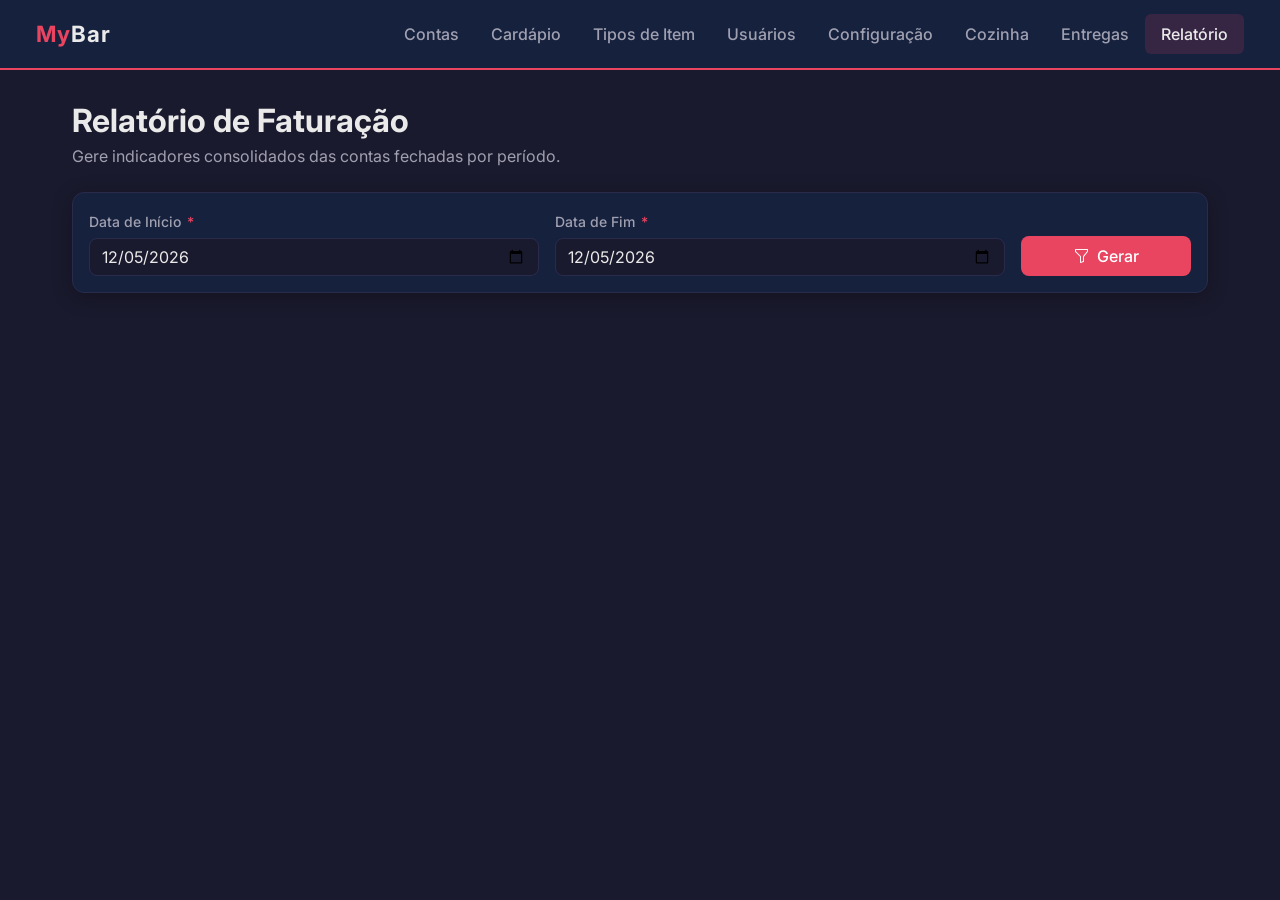
<file: mybar/frontend/pages/relatorio.html>
<!DOCTYPE html>
<html lang="pt-BR">
<head>
    <meta charset="UTF-8">
    <meta name="viewport" content="width=device-width, initial-scale=1.0">
    <title>MyBar — Relatórios</title>
    <link href="https://cdn.jsdelivr.net/npm/bootstrap@5.3.0/dist/css/bootstrap.min.css" rel="stylesheet">
    <link href="https://cdn.jsdelivr.net/npm/bootstrap-icons@1.11.0/font/bootstrap-icons.css" rel="stylesheet">
    <link href="../css/style.css" rel="stylesheet">
</head>
<body>

<nav class="navbar navbar-expand-lg">
    <div class="container-fluid">
        <a class="navbar-brand" href="../index.html">My<span>Bar</span></a>
        <button class="navbar-toggler" type="button" data-bs-toggle="collapse" data-bs-target="#navbarNav">
            <span class="navbar-toggler-icon"></span>
        </button>
        <div class="collapse navbar-collapse" id="navbarNav">
            <ul class="navbar-nav ms-auto">
                <li class="nav-item"><a class="nav-link" href="contas.html">Contas</a></li>
                <li class="nav-item"><a class="nav-link" href="cardapio.html">Cardápio</a></li>
                <li class="nav-item"><a class="nav-link" href="tipos.html">Tipos de Item</a></li>
                <li class="nav-item"><a class="nav-link" href="usuarios.html">Usuários</a></li>
                <li class="nav-item"><a class="nav-link" href="configuracao.html">Configuração</a></li>
                <li class="nav-item"><a class="nav-link" href="cozinha.html">Cozinha</a></li>
                <li class="nav-item"><a class="nav-link" href="entregas.html">Entregas</a></li>
                <li class="nav-item"><a class="nav-link active" href="relatorio.html">Relatório</a></li>
            </ul>
        </div>
    </div>
</nav>

<div class="main-content">
    <div class="mb-4">
        <h2 class="mb-1" style="font-weight: 700;">Relatório de Faturação</h2>
        <p style="color: var(--text-secondary); margin: 0;">Gere indicadores consolidados das contas fechadas por período.</p>
    </div>

    <div id="alertArea" class="mb-4" style="display:none;"></div>

    <div class="card mb-4">
        <div class="card-body">
            <div class="row g-3 align-items-end">
                <div class="col-md-5">
                    <label class="form-label">Data de Início <span class="required">*</span></label>
                    <input type="date" id="dataInicio" class="form-control">
                </div>
                <div class="col-md-5">
                    <label class="form-label">Data de Fim <span class="required">*</span></label>
                    <input type="date" id="dataFim" class="form-control">
                </div>
                <div class="col-md-2">
                    <button class="btn-accent w-100" onclick="gerarRelatorio()">
                        <i class="bi bi-funnel me-2"></i>Gerar
                    </button>
                </div>
            </div>
        </div>
    </div>

    <div class="row g-4" id="resultadoRelatorio" style="display: none;">
        <div class="col-md-6">
            <div class="card text-center p-4 h-100" style="border-left: 5px solid #4a9eff;">
                <i class="bi bi-receipt" style="font-size: 2.5rem; color: #4a9eff; margin-bottom: 1rem;"></i>
                <h5 style="color: var(--text-secondary);" class="mb-2">Total de Contas Fechadas</h5>
                <h1 id="relContas" style="color: var(--text-primary); font-weight: 700;">0</h1>
            </div>
        </div>
        <div class="col-md-6">
            <div class="card text-center p-4 h-100" style="border-left: 5px solid var(--success);">
                <i class="bi bi-cash-stack" style="font-size: 2.5rem; color: var(--success); margin-bottom: 1rem;"></i>
                <h5 style="color: var(--text-secondary);" class="mb-2">Faturação Total (Apurada)</h5>
                <h1 id="relFaturamento" style="color: var(--success); font-weight: 700;">R$ 0,00</h1>
            </div>
        </div>
    </div>
</div>

<script src="https://cdn.jsdelivr.net/npm/bootstrap@5.3.0/dist/js/bootstrap.bundle.min.js"></script>
<script src="../js/api.js"></script>
<script>
    // Preenche com a data de hoje ao carregar
    document.addEventListener('DOMContentLoaded', () => {
        const hoje = new Date().toISOString().split('T')[0];
        document.getElementById('dataInicio').value = hoje;
        document.getElementById('dataFim').value = hoje;
    });

    async function gerarRelatorio() {
        const inicio = document.getElementById('dataInicio').value;
        const fim = document.getElementById('dataFim').value;

        if (!inicio || !fim) {
            mostrarAlerta('Por favor, preencha as duas datas.', 'error');
            return;
        }

        try {
            const dados = await RelatorioAPI.faturamento(inicio, fim);

            document.getElementById('relContas').textContent = dados.totalContasFechadas;
            document.getElementById('relFaturamento').textContent = `R$ ${parseFloat(dados.faturamentoTotal).toFixed(2).replace('.', ',')}`;

            document.getElementById('resultadoRelatorio').style.display = 'flex';
        } catch (err) {
            mostrarAlerta('Erro ao gerar relatório: ' + err.message, 'error');
            document.getElementById('resultadoRelatorio').style.display = 'none';
        }
    }

    function mostrarAlerta(msg, tipo) {
        const area = document.getElementById('alertArea');
        area.style.display = 'block';
        area.innerHTML = `
                <div class="alert-custom ${tipo === 'error' ? 'alert-error' : 'alert-success'}">
                    <i class="bi bi-${tipo === 'error' ? 'exclamation-circle' : 'check-circle'} me-2"></i>${msg}
                </div>`;
        setTimeout(() => { area.style.display = 'none'; }, 4000);
    }
</script>
</body>
</html>
</file>
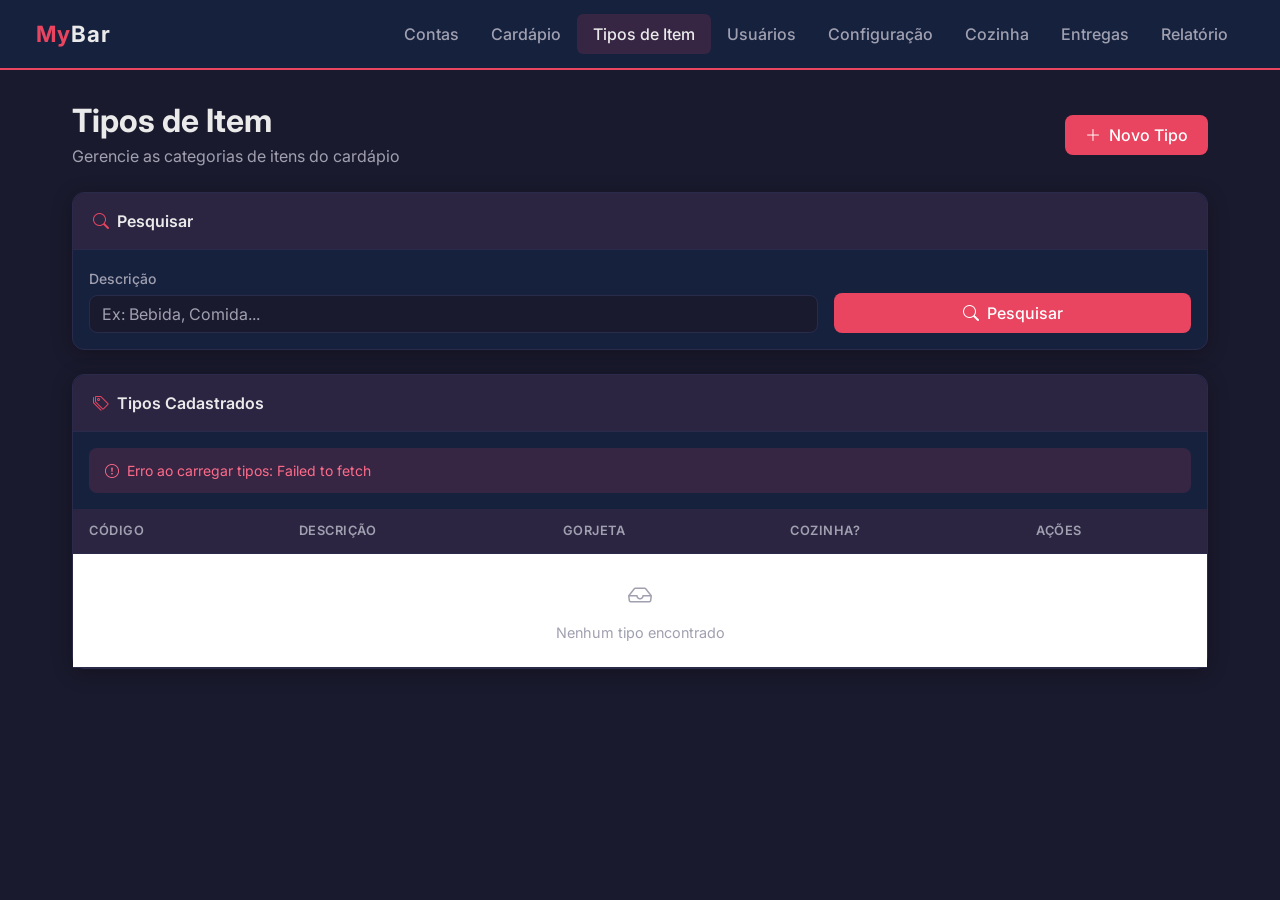
<file: mybar/frontend/pages/tipos.html>
<!DOCTYPE html>
<html lang="pt-BR">
<head>
    <meta charset="UTF-8">
    <meta name="viewport" content="width=device-width, initial-scale=1.0">
    <title>MyBar — Tipos de Item</title>
    <link href="https://cdn.jsdelivr.net/npm/bootstrap@5.3.0/dist/css/bootstrap.min.css" rel="stylesheet">
    <link href="https://cdn.jsdelivr.net/npm/bootstrap-icons@1.11.0/font/bootstrap-icons.css" rel="stylesheet">
    <link href="../css/style.css" rel="stylesheet">
</head>
<body>

<nav class="navbar navbar-expand-lg">
    <div class="container-fluid">
        <a class="navbar-brand" href="../index.html">My<span>Bar</span></a>
        <button class="navbar-toggler" type="button" data-bs-toggle="collapse" data-bs-target="#navbarNav">
            <span class="navbar-toggler-icon"></span>
        </button>
        <div class="collapse navbar-collapse" id="navbarNav">
            <ul class="navbar-nav ms-auto">
                <li class="nav-item"><a class="nav-link" href="contas.html">Contas</a></li>
                <li class="nav-item"><a class="nav-link" href="cardapio.html">Cardápio</a></li>
                <li class="nav-item"><a class="nav-link active" href="tipos.html">Tipos de Item</a></li>
                <li class="nav-item"><a class="nav-link" href="usuarios.html">Usuários</a></li>
                <li class="nav-item"><a class="nav-link" href="configuracao.html">Configuração</a></li>
                <li class="nav-item"><a class="nav-link" href="cozinha.html">Cozinha</a></li>
                <li class="nav-item"><a class="nav-link" href="entregas.html">Entregas</a></li>
                <li class="nav-item"><a class="nav-link" href="relatorio.html">Relatório</a></li>
            </ul>
        </div>
    </div>
</nav>

<div class="main-content">

    <div class="d-flex justify-content-between align-items-center mb-4">
        <div>
            <h2 class="mb-1" style="font-weight: 700;">Tipos de Item</h2>
            <p style="color: var(--text-secondary); margin: 0;">Gerencie as categorias de itens do cardápio</p>
        </div>
        <button class="btn-accent" onclick="abrirModalNovo()">
            <i class="bi bi-plus-lg me-2"></i>Novo Tipo
        </button>
    </div>

    <div class="card mb-4">
        <div class="card-header">
            <i class="bi bi-search icon"></i>Pesquisar
        </div>
        <div class="card-body">
            <div class="row g-3 align-items-end">
                <div class="col-md-8">
                    <label class="form-label">Descrição</label>
                    <input type="text" id="filtroDescricao" class="form-control" placeholder="Ex: Bebida, Comida...">
                </div>
                <div class="col-md-4">
                    <button class="btn-accent w-100" onclick="pesquisar()">
                        <i class="bi bi-search me-2"></i>Pesquisar
                    </button>
                </div>
            </div>
        </div>
    </div>

    <div class="card">
        <div class="card-header">
            <i class="bi bi-tags icon"></i>Tipos Cadastrados
        </div>
        <div class="card-body p-0">
            <div id="alertArea" class="p-3" style="display:none;"></div>
            <div class="table-responsive">
                <table class="table">
                    <thead>
                    <tr>
                        <th>Código</th>
                        <th>Descrição</th>
                        <th>Gorjeta</th>
                        <th>Cozinha?</th>
                        <th>Ações</th>
                    </tr>
                    </thead>
                    <tbody id="tabelaTipos">
                    <tr>
                        <td colspan="5" class="text-center py-4" style="color: var(--text-secondary);">
                            <i class="bi bi-inbox" style="font-size: 1.5rem;"></i>
                            <p class="mt-2 mb-0">Nenhum tipo encontrado</p>
                        </td>
                    </tr>
                    </tbody>
                </table>
            </div>
        </div>
    </div>
</div>

<div class="modal fade" id="modalTipo" tabindex="-1">
    <div class="modal-dialog">
        <div class="modal-content">
            <div class="modal-header">
                <h5 class="modal-title" id="modalTituloTipo">Novo Tipo de Item</h5>
                <button type="button" class="btn-close" data-bs-dismiss="modal"></button>
            </div>
            <div class="modal-body">
                <input type="hidden" id="tipoCodigoHidden">

                <div class="mb-3">
                    <label class="form-label">Código <span class="required">*</span></label>
                    <input type="number" id="tipoCodigo" class="form-control" placeholder="Ex: 10">
                </div>

                <div class="mb-3">
                    <label class="form-label">Descrição <span class="required">*</span></label>
                    <input type="text" id="tipoDescricao" class="form-control" placeholder="Ex: Bebida" maxlength="255">
                </div>
                <div class="mb-3">
                    <label class="form-label">Gorjeta (%) <span class="required">*</span></label>
                    <input type="number" id="tipoGorjeta" class="form-control" placeholder="Ex: 10" min="0" max="100" step="0.01">
                </div>
                <div class="mb-3">
                    <label class="form-label">Vai para a Cozinha? <span class="required">*</span></label>
                    <select id="tipoCozinha" class="form-select">
                        <option value="true">Sim</option>
                        <option value="false">Não</option>
                    </select>
                </div>
            </div>
            <div class="modal-footer">
                <button type="button" class="btn-secondary-custom" data-bs-dismiss="modal">Cancelar</button>
                <button type="button" class="btn-accent" onclick="salvar()">
                    <i class="bi bi-check-lg me-2"></i>Salvar
                </button>
            </div>
        </div>
    </div>
</div>

<div class="modal fade" id="modalExcluir" tabindex="-1">
    <div class="modal-dialog">
        <div class="modal-content">
            <div class="modal-header">
                <h5 class="modal-title">Confirmar Exclusão</h5>
                <button type="button" class="btn-close" data-bs-dismiss="modal"></button>
            </div>
            <div class="modal-body">
                <p style="color: var(--text-secondary);">Tem certeza que deseja excluir o tipo <strong id="nomeExcluir" style="color: var(--text-primary);"></strong>?</p>
                <p class="mb-0" style="color: var(--accent); font-size: 0.875rem;">
                    <i class="bi bi-exclamation-triangle me-1"></i>
                    Se houver itens vinculados, a exclusão será impedida ou o item desativado.
                </p>
            </div>
            <div class="modal-footer">
                <button type="button" class="btn-secondary-custom" data-bs-dismiss="modal">Cancelar</button>
                <button type="button" class="btn-danger-custom" style="padding: 0.5rem 1.25rem;" onclick="confirmarExclusao()">
                    <i class="bi bi-trash me-2"></i>Excluir
                </button>
            </div>
        </div>
    </div>
</div>

<script src="https://cdn.jsdelivr.net/npm/bootstrap@5.3.0/dist/js/bootstrap.bundle.min.js"></script>
<script src="../js/api.js"></script>
<script>
    let modalTipo, modalExcluir;
    let codigoParaExcluir = null;
    let modoVisualizacao = false;

    document.addEventListener('DOMContentLoaded', () => {
        modalTipo = new bootstrap.Modal(document.getElementById('modalTipo'));
        modalExcluir = new bootstrap.Modal(document.getElementById('modalExcluir'));
        carregarTodos();
    });

    async function carregarTodos() {
        try {
            const tipos = await TipoItemAPI.listar();
            renderTabela(tipos);
        } catch (err) {
            mostrarAlerta('Erro ao carregar tipos: ' + err.message, 'error');
        }
    }

    async function pesquisar() {
        const filtro = document.getElementById('filtroDescricao').value.toLowerCase();
        try {
            const tipos = await TipoItemAPI.listar();
            const filtrados = tipos.filter(t => t.descricao.toLowerCase().includes(filtro));
            renderTabela(filtrados);
        } catch (err) {
            mostrarAlerta('Erro ao pesquisar: ' + err.message, 'error');
        }
    }

    function renderTabela(tipos) {
        const tbody = document.getElementById('tabelaTipos');
        if (!tipos || tipos.length === 0) {
            tbody.innerHTML = `
                    <tr>
                        <td colspan="5" class="text-center py-4" style="color: var(--text-secondary);">
                            <i class="bi bi-inbox" style="font-size: 1.5rem;"></i>
                            <p class="mt-2 mb-0">Nenhum tipo encontrado</p>
                        </td>
                    </tr>`;
            return;
        }
        tbody.innerHTML = tipos.map(t => `
                <tr>
                    <td><span style="color: var(--text-secondary); font-family: monospace;">${t.codigo}</span></td>
                    <td><strong>${t.descricao}</strong></td>
                    <td>${t.gorjeta}%</td>
                    <td>
                        <span class="badge-status ${t.cozinha ? 'badge-aberta' : 'badge-fechada'}">
                            ${t.cozinha ? 'Sim' : 'Não'}
                        </span>
                    </td>
                    <td>
                        <div class="d-flex gap-1">
                            <button class="btn-view-custom" onclick="visualizar(${t.codigo})">
                                <i class="bi bi-eye"></i>
                            </button>
                            <button class="btn-edit-custom" onclick="editar(${t.codigo})">
                                <i class="bi bi-pencil"></i>
                            </button>
                            <button class="btn-danger-custom" onclick="excluir(${t.codigo}, '${t.descricao}')">
                                <i class="bi bi-trash"></i>
                            </button>
                        </div>
                    </td>
                </tr>
            `).join('');
    }

    function abrirModalNovo() {
        modoVisualizacao = false;
        document.getElementById('modalTituloTipo').textContent = 'Novo Tipo de Item';
        document.getElementById('tipoCodigoHidden').value = '';
        document.getElementById('tipoCodigo').value = '';
        document.getElementById('tipoCodigo').disabled = false; // Permite digitar o código na criação
        document.getElementById('tipoDescricao').value = '';
        document.getElementById('tipoGorjeta').value = '';
        document.getElementById('tipoCozinha').value = 'false';
        setFieldsReadonly(false);
        modalTipo.show();
    }

    async function visualizar(codigo) {
        try {
            const tipo = await TipoItemAPI.buscar(codigo);
            modoVisualizacao = true;
            document.getElementById('modalTituloTipo').textContent = 'Visualizar Tipo de Item';
            document.getElementById('tipoCodigoHidden').value = tipo.codigo;
            document.getElementById('tipoCodigo').value = tipo.codigo;
            document.getElementById('tipoCodigo').disabled = true;
            document.getElementById('tipoDescricao').value = tipo.descricao;
            document.getElementById('tipoGorjeta').value = tipo.gorjeta;
            document.getElementById('tipoCozinha').value = tipo.cozinha;
            setFieldsReadonly(true);
            modalTipo.show();
        } catch (err) {
            mostrarAlerta('Erro ao carregar tipo: ' + err.message, 'error');
        }
    }

    async function editar(codigo) {
        try {
            const tipo = await TipoItemAPI.buscar(codigo);
            modoVisualizacao = false;
            document.getElementById('modalTituloTipo').textContent = 'Editar Tipo de Item';
            document.getElementById('tipoCodigoHidden').value = tipo.codigo;
            document.getElementById('tipoCodigo').value = tipo.codigo;
            document.getElementById('tipoCodigo').disabled = true; // Impede alteração do código na edição
            document.getElementById('tipoDescricao').value = tipo.descricao;
            document.getElementById('tipoGorjeta').value = tipo.gorjeta;
            document.getElementById('tipoCozinha').value = tipo.cozinha;
            setFieldsReadonly(false);
            modalTipo.show();
        } catch (err) {
            mostrarAlerta('Erro ao carregar tipo: ' + err.message, 'error');
        }
    }

    function setFieldsReadonly(readonly) {
        ['tipoDescricao', 'tipoGorjeta', 'tipoCozinha'].forEach(id => {
            document.getElementById(id).disabled = readonly;
        });
        document.querySelector('#modalTipo .modal-footer .btn-accent').style.display = readonly ? 'none' : '';
    }

    async function salvar() {
        const codigoHidden = document.getElementById('tipoCodigoHidden').value;
        const codigo = document.getElementById('tipoCodigo').value;
        const descricao = document.getElementById('tipoDescricao').value.trim();
        const gorjeta = document.getElementById('tipoGorjeta').value;
        const cozinha = document.getElementById('tipoCozinha').value === 'true';

        if (!codigo || !descricao || gorjeta === '') {
            mostrarAlerta('Preencha todos os campos obrigatórios.', 'error');
            return;
        }

        // O código é enviado para o Back-end
        const data = { codigo: parseInt(codigo), descricao, gorjeta: parseFloat(gorjeta), cozinha };

        try {
            if (codigoHidden) {
                await TipoItemAPI.atualizar(codigoHidden, data);
                mostrarAlerta('Tipo atualizado com sucesso!', 'success');
            } else {
                await TipoItemAPI.salvar(data);
                mostrarAlerta('Tipo cadastrado com sucesso!', 'success');
            }
            modalTipo.hide();
            carregarTodos();
        } catch (err) {
            mostrarAlerta('Erro ao salvar: ' + err.message, 'error');
        }
    }

    function excluir(codigo, descricao) {
        codigoParaExcluir = codigo;
        document.getElementById('nomeExcluir').textContent = descricao;
        modalExcluir.show();
    }

    async function confirmarExclusao() {
        try {
            await TipoItemAPI.deletar(codigoParaExcluir);
            mostrarAlerta('Tipo excluído/desativado com sucesso!', 'success');
            modalExcluir.hide();
            carregarTodos();
        } catch (err) {
            modalExcluir.hide();
            mostrarAlerta('Erro ao excluir: ' + err.message, 'error');
        }
    }

    function mostrarAlerta(msg, tipo) {
        const area = document.getElementById('alertArea');
        area.style.display = 'block';
        area.innerHTML = `
                <div class="alert-custom ${tipo === 'error' ? 'alert-error' : 'alert-success'}">
                    <i class="bi bi-${tipo === 'error' ? 'exclamation-circle' : 'check-circle'} me-2"></i>${msg}
                </div>`;
        setTimeout(() => { area.style.display = 'none'; }, 4000);
    }
</script>
</body>
</html>
</file>
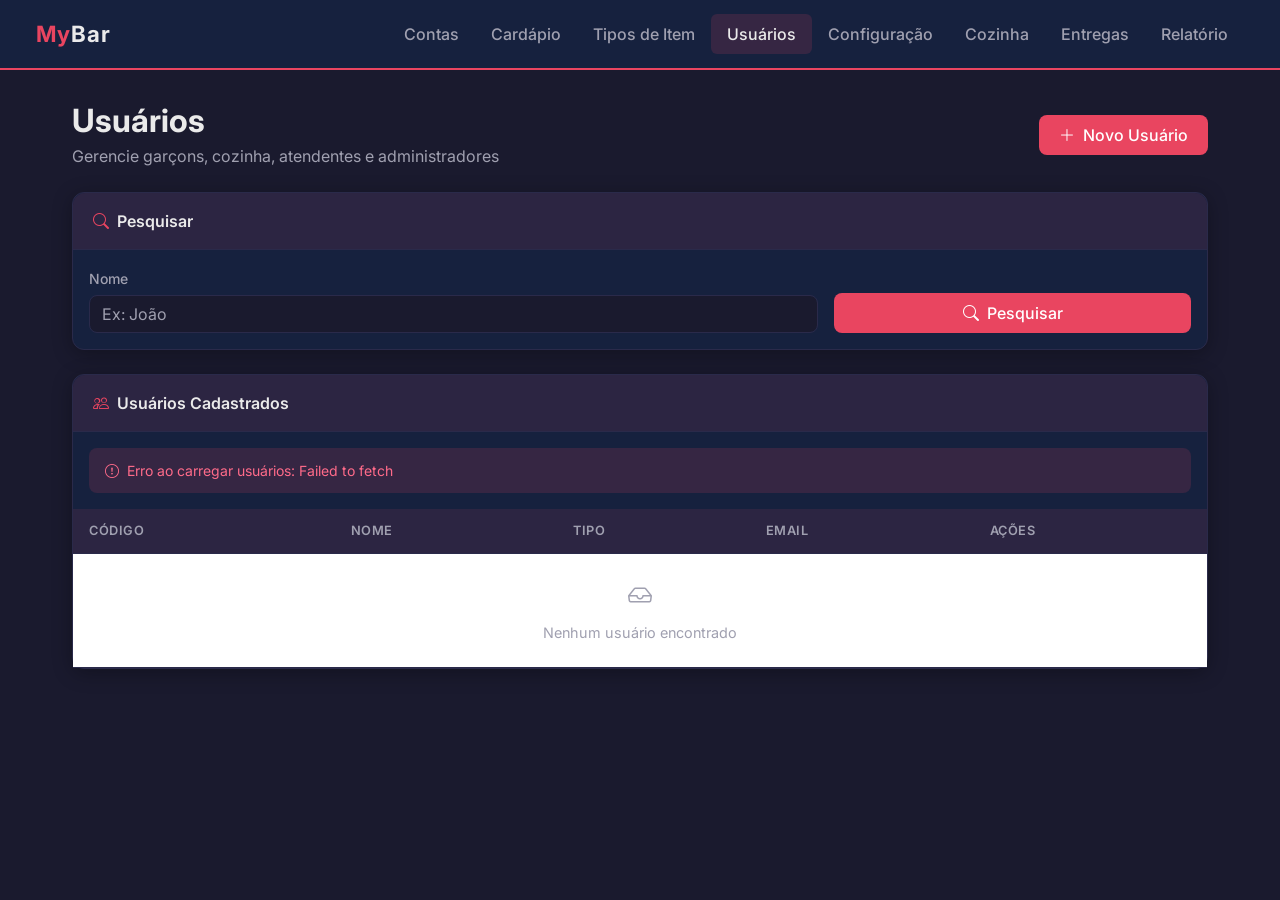
<file: mybar/frontend/pages/usuarios.html>
<!DOCTYPE html>
<html lang="pt-BR">
<head>
    <meta charset="UTF-8">
    <meta name="viewport" content="width=device-width, initial-scale=1.0">
    <title>MyBar — Usuários</title>
    <link href="https://cdn.jsdelivr.net/npm/bootstrap@5.3.0/dist/css/bootstrap.min.css" rel="stylesheet">
    <link href="https://cdn.jsdelivr.net/npm/bootstrap-icons@1.11.0/font/bootstrap-icons.css" rel="stylesheet">
    <link href="../css/style.css" rel="stylesheet">
</head>
<body>

    <nav class="navbar navbar-expand-lg">
        <div class="container-fluid">
            <a class="navbar-brand" href="../index.html">My<span>Bar</span></a>
            <button class="navbar-toggler" type="button" data-bs-toggle="collapse" data-bs-target="#navbarNav">
                <span class="navbar-toggler-icon"></span>
            </button>
            <div class="collapse navbar-collapse" id="navbarNav">
                <ul class="navbar-nav ms-auto">
                    <li class="nav-item"><a class="nav-link" href="contas.html">Contas</a></li>
                    <li class="nav-item"><a class="nav-link" href="cardapio.html">Cardápio</a></li>
                    <li class="nav-item"><a class="nav-link" href="tipos.html">Tipos de Item</a></li>
                    <li class="nav-item"><a class="nav-link active" href="usuarios.html">Usuários</a></li>
                    <li class="nav-item"><a class="nav-link" href="configuracao.html">Configuração</a></li>
                    <li class="nav-item"><a class="nav-link" href="cozinha.html">Cozinha</a></li>
                    <li class="nav-item"><a class="nav-link" href="entregas.html">Entregas</a></li>
                    <li class="nav-item"><a class="nav-link" href="relatorio.html">Relatório</a></li>
                </ul>
            </div>
        </div>
    </nav>

    <div class="main-content">

        <div class="d-flex justify-content-between align-items-center mb-4">
            <div>
                <h2 class="mb-1" style="font-weight: 700;">Usuários</h2>
                <p style="color: var(--text-secondary); margin: 0;">Gerencie garçons, cozinha, atendentes e administradores</p>
            </div>
            <button class="btn-accent" onclick="abrirModalNovo()">
                <i class="bi bi-plus-lg me-2"></i>Novo Usuário
            </button>
        </div>

        <!-- FILTRO -->
        <div class="card mb-4">
            <div class="card-header">
                <i class="bi bi-search icon"></i>Pesquisar
            </div>
            <div class="card-body">
                <div class="row g-3 align-items-end">
                    <div class="col-md-8">
                        <label class="form-label">Nome</label>
                        <input type="text" id="filtroNome" class="form-control" placeholder="Ex: João">
                    </div>
                    <div class="col-md-4">
                        <button class="btn-accent w-100" onclick="pesquisar()">
                            <i class="bi bi-search me-2"></i>Pesquisar
                        </button>
                    </div>
                </div>
            </div>
        </div>

        <!-- TABELA -->
        <div class="card">
            <div class="card-header">
                <i class="bi bi-people icon"></i>Usuários Cadastrados
            </div>
            <div class="card-body p-0">
                <div id="alertArea" class="p-3" style="display:none;"></div>
                <div class="table-responsive">
                    <table class="table">
                        <thead>
                            <tr>
                                <th>Código</th>
                                <th>Nome</th>
                                <th>Tipo</th>
                                <th>Email</th>
                                <th>Ações</th>
                            </tr>
                        </thead>
                        <tbody id="tabelaUsuarios">
                            <tr>
                                <td colspan="5" class="text-center py-4" style="color: var(--text-secondary);">
                                    <i class="bi bi-inbox" style="font-size: 1.5rem;"></i>
                                    <p class="mt-2 mb-0">Nenhum usuário encontrado</p>
                                </td>
                            </tr>
                        </tbody>
                    </table>
                </div>
            </div>
        </div>
    </div>

    <!-- MODAL INCLUSÃO/EDIÇÃO -->
    <div class="modal fade" id="modalUsuario" tabindex="-1">
        <div class="modal-dialog">
            <div class="modal-content">
                <div class="modal-header">
                    <h5 class="modal-title" id="modalTituloUsuario">Novo Usuário</h5>
                    <button type="button" class="btn-close" data-bs-dismiss="modal"></button>
                </div>
                <div class="modal-body">
                    <input type="hidden" id="usuarioCodigo">
                    <div class="mb-3">
                        <label class="form-label">Código <span class="required">*</span></label>
                        <input type="number" id="usuarioCodigoInput" class="form-control" placeholder="Ex: 1010 (4 dígitos)">
                    </div>
                    <div class="mb-3">
                        <label class="form-label">Nome <span class="required">*</span></label>
                        <input type="text" id="usuarioNome" class="form-control" placeholder="Ex: João Limão" maxlength="255">
                    </div>
                    <div class="mb-3">
                        <label class="form-label">Tipo <span class="required">*</span></label>
                        <select id="usuarioTipo" class="form-select">
                            <option value="">Selecione...</option>
                            <option value="ADMINISTRADOR">Administrador</option>
                            <option value="GARCOM">Garçom</option>
                            <option value="COZINHA">Cozinha</option>
                            <option value="ATENDENTE_BALCAO">Atendente Balcão</option>
                        </select>
                    </div>
                    <div class="mb-3">
                        <label class="form-label">Email <span class="required">*</span></label>
                        <input type="email" id="usuarioEmail" class="form-control" placeholder="Ex: joao@email.com">
                    </div>
                    <div class="mb-3" id="senhaGroup">
                        <label class="form-label">Senha <span class="required">*</span></label>
                        <input type="password" id="usuarioSenha" class="form-control" placeholder="4 dígitos" maxlength="4">
                    </div>
                </div>
                <div class="modal-footer">
                    <button type="button" class="btn-secondary-custom" data-bs-dismiss="modal">Cancelar</button>
                    <button type="button" class="btn-accent" id="btnSalvarUsuario" onclick="salvar()">
                        <i class="bi bi-check-lg me-2"></i>Salvar
                    </button>
                </div>
            </div>
        </div>
    </div>

    <!-- MODAL EXCLUSÃO -->
    <div class="modal fade" id="modalExcluir" tabindex="-1">
        <div class="modal-dialog">
            <div class="modal-content">
                <div class="modal-header">
                    <h5 class="modal-title">Confirmar Exclusão</h5>
                    <button type="button" class="btn-close" data-bs-dismiss="modal"></button>
                </div>
                <div class="modal-body">
                    <p style="color: var(--text-secondary);">Tem certeza que deseja excluir o usuário <strong id="nomeExcluir" style="color: var(--text-primary);"></strong>?</p>
                    <p class="mb-0" style="color: var(--accent); font-size: 0.875rem;">
                        <i class="bi bi-exclamation-triangle me-1"></i>
                        Se houver registros vinculados, o usuário será desativado.
                    </p>
                </div>
                <div class="modal-footer">
                    <button type="button" class="btn-secondary-custom" data-bs-dismiss="modal">Cancelar</button>
                    <button type="button" class="btn-danger-custom" style="padding: 0.5rem 1.25rem;" onclick="confirmarExclusao()">
                        <i class="bi bi-trash me-2"></i>Excluir
                    </button>
                </div>
            </div>
        </div>
    </div>

    <script src="https://cdn.jsdelivr.net/npm/bootstrap@5.3.0/dist/js/bootstrap.bundle.min.js"></script>
    <script src="../js/api.js"></script>
    <script>
        let modalUsuario, modalExcluir;
        let codigoParaExcluir = null;

        const tipoLabels = {
            'ADMINISTRADOR': 'Administrador',
            'GARCOM': 'Garçom',
            'COZINHA': 'Cozinha',
            'ATENDENTE_BALCAO': 'Atendente Balcão'
        };

        document.addEventListener('DOMContentLoaded', () => {
            modalUsuario = new bootstrap.Modal(document.getElementById('modalUsuario'));
            modalExcluir = new bootstrap.Modal(document.getElementById('modalExcluir'));
            carregarTodos();
        });

        async function carregarTodos() {
            try {
                const usuarios = await UsuarioAPI.listar();
                renderTabela(usuarios);
            } catch (err) {
                mostrarAlerta('Erro ao carregar usuários: ' + err.message, 'error');
            }
        }

        async function pesquisar() {
            const filtro = document.getElementById('filtroNome').value.toLowerCase();
            try {
                const usuarios = await UsuarioAPI.listar();
                const filtrados = usuarios.filter(u => u.nome.toLowerCase().includes(filtro));
                renderTabela(filtrados);
            } catch (err) {
                mostrarAlerta('Erro ao pesquisar: ' + err.message, 'error');
            }
        }

        function renderTabela(usuarios) {
            const tbody = document.getElementById('tabelaUsuarios');
            if (!usuarios || usuarios.length === 0) {
                tbody.innerHTML = `
                    <tr>
                        <td colspan="5" class="text-center py-4" style="color: var(--text-secondary);">
                            <i class="bi bi-inbox" style="font-size: 1.5rem;"></i>
                            <p class="mt-2 mb-0">Nenhum usuário encontrado</p>
                        </td>
                    </tr>`;
                return;
            }
            tbody.innerHTML = usuarios.map(u => `
                <tr>
                    <td><span style="color: var(--text-secondary); font-family: monospace;">${u.codigo}</span></td>
                    <td><strong>${u.nome}</strong></td>
                    <td>${tipoLabels[u.tipo] || u.tipo}</td>
                    <td style="color: var(--text-secondary);">${u.email || '—'}</td>
                    <td>
                        <div class="d-flex gap-1">
                            <button class="btn-view-custom" onclick="visualizar(${u.codigo})">
                                <i class="bi bi-eye"></i>
                            </button>
                            <button class="btn-edit-custom" onclick="editar(${u.codigo})">
                                <i class="bi bi-pencil"></i>
                            </button>
                            <button class="btn-danger-custom" onclick="excluir(${u.codigo}, '${u.nome}')">
                                <i class="bi bi-trash"></i>
                            </button>
                        </div>
                    </td>
                </tr>
            `).join('');
        }

        function abrirModalNovo() {
            document.getElementById('modalTituloUsuario').textContent = 'Novo Usuário';
            document.getElementById('usuarioCodigo').value = '';
            document.getElementById('usuarioCodigoInput').value = '';
            document.getElementById('usuarioNome').value = '';
            document.getElementById('usuarioTipo').value = '';
            document.getElementById('usuarioEmail').value = '';
            document.getElementById('usuarioSenha').value = '';
            document.getElementById('usuarioCodigoInput').disabled = false;
            document.getElementById('senhaGroup').style.display = '';
            setFieldsReadonly(false);
            modalUsuario.show();
        }

        async function visualizar(codigo) {
            try {
                const u = await UsuarioAPI.buscar(codigo);
                document.getElementById('modalTituloUsuario').textContent = 'Visualizar Usuário';
                document.getElementById('usuarioCodigo').value = u.codigo;
                document.getElementById('usuarioCodigoInput').value = u.codigo;
                document.getElementById('usuarioNome').value = u.nome;
                document.getElementById('usuarioTipo').value = u.tipo;
                document.getElementById('usuarioEmail').value = u.email || '';
                document.getElementById('usuarioSenha').value = '';
                document.getElementById('senhaGroup').style.display = 'none';
                setFieldsReadonly(true);
                modalUsuario.show();
            } catch (err) {
                mostrarAlerta('Erro ao carregar usuário: ' + err.message, 'error');
            }
        }

        async function editar(codigo) {
            try {
                const u = await UsuarioAPI.buscar(codigo);
                document.getElementById('modalTituloUsuario').textContent = 'Editar Usuário';
                document.getElementById('usuarioCodigo').value = u.codigo;
                document.getElementById('usuarioCodigoInput').value = u.codigo;
                document.getElementById('usuarioCodigoInput').disabled = true;
                document.getElementById('usuarioNome').value = u.nome;
                document.getElementById('usuarioTipo').value = u.tipo;
                document.getElementById('usuarioEmail').value = u.email || '';
                document.getElementById('usuarioSenha').value = '';
                document.getElementById('senhaGroup').style.display = '';
                setFieldsReadonly(false);
                modalUsuario.show();
            } catch (err) {
                mostrarAlerta('Erro ao carregar usuário: ' + err.message, 'error');
            }
        }

        function setFieldsReadonly(readonly) {
            ['usuarioCodigoInput', 'usuarioNome', 'usuarioTipo', 'usuarioEmail', 'usuarioSenha'].forEach(id => {
                const el = document.getElementById(id);
                if (el) el.disabled = readonly;
            });

            // Esconde o botão Salvar se estiver apenas visualizando
            const btnSalvar = document.getElementById('btnSalvarUsuario');
            if (btnSalvar) btnSalvar.style.display = readonly ? 'none' : 'block';
        }

        async function salvar() {
            const codigo = document.getElementById('usuarioCodigo').value;
            const codigoInput = document.getElementById('usuarioCodigoInput').value;
            const nome = document.getElementById('usuarioNome').value.trim();
            const tipo = document.getElementById('usuarioTipo').value;
            const email = document.getElementById('usuarioEmail').value.trim();
            const senha = document.getElementById('usuarioSenha').value;

            if (!codigoInput || !nome || !tipo || !email) {
                mostrarAlerta('Preencha todos os campos obrigatórios.', 'error');
                return;
            }

            const data = { codigo: parseInt(codigoInput), nome, tipo, email, senha };

            try {
                if (codigo) {
                    await UsuarioAPI.atualizar(codigo, data);
                    mostrarAlerta('Usuário atualizado com sucesso!', 'success');
                } else {
                    await UsuarioAPI.salvar(data);
                    mostrarAlerta('Usuário cadastrado com sucesso!', 'success');
                }
                modalUsuario.hide();
                carregarTodos();
            } catch (err) {
                mostrarAlerta('Erro ao salvar: ' + err.message, 'error');
            }
        }

        function excluir(codigo, nome) {
            codigoParaExcluir = codigo;
            document.getElementById('nomeExcluir').textContent = nome;
            modalExcluir.show();
        }

        async function confirmarExclusao() {
            try {
                await UsuarioAPI.deletar(codigoParaExcluir);
                mostrarAlerta('Usuário excluído com sucesso!', 'success');
                modalExcluir.hide();
                carregarTodos();
            } catch (err) {
                modalExcluir.hide();
                mostrarAlerta('Erro ao excluir: ' + err.message, 'error');
            }
        }

        function mostrarAlerta(msg, tipo) {
            const area = document.getElementById('alertArea');
            area.style.display = 'block';
            area.innerHTML = `
                <div class="alert-custom ${tipo === 'error' ? 'alert-error' : 'alert-success'}">
                    <i class="bi bi-${tipo === 'error' ? 'exclamation-circle' : 'check-circle'} me-2"></i>${msg}
                </div>`;
            setTimeout(() => { area.style.display = 'none'; }, 4000);
        }
    </script>
</body>
</html>
</file>
<file: mybar/frontend/css/style.css>
@import url('https://fonts.googleapis.com/css2?family=Inter:wght@300;400;500;600;700&display=swap');

:root {
    --bg-primary: #1a1a2e;
    --bg-secondary: #16213e;
    --accent: #e94560;
    --accent-hover: #c73652;
    --text-primary: #eaeaea;
    --text-secondary: #a0a0b0;
    --success: #4caf50;
    --btn-secondary: #0f3460;
    --btn-secondary-hover: #1a4a80;
    --border: #2a2a4a;
    --card-shadow: 0 4px 20px rgba(0, 0, 0, 0.3);
}

* {
    margin: 0;
    padding: 0;
    box-sizing: border-box;
}

body {
    font-family: 'Inter', sans-serif;
    background-color: var(--bg-primary);
    color: var(--text-primary);
    min-height: 100vh;
}

/* NAVBAR */
.navbar {
    background-color: var(--bg-secondary) !important;
    border-bottom: 2px solid var(--accent);
    padding: 0.75rem 1.5rem;
}

.navbar-brand {
    color: var(--accent) !important;
    font-weight: 700;
    font-size: 1.4rem;
    letter-spacing: 1px;
}

.navbar-brand span {
    color: var(--text-primary);
}

.nav-link {
    color: var(--text-secondary) !important;
    font-weight: 500;
    transition: color 0.2s;
    padding: 0.5rem 1rem !important;
    border-radius: 6px;
}

.nav-link:hover, .nav-link.active {
    color: var(--text-primary) !important;
    background-color: rgba(233, 69, 96, 0.15);
}

.navbar-toggler {
    border-color: var(--border);
}

/* LAYOUT PRINCIPAL */
.main-content {
    padding: 2rem;
    max-width: 1200px;
    margin: 0 auto;
}

/* CARDS */
.card {
    background-color: var(--bg-secondary);
    border: 1px solid var(--border);
    border-radius: 12px;
    box-shadow: var(--card-shadow);
    color: var(--text-primary);
}

.card-header {
    background-color: rgba(233, 69, 96, 0.1);
    border-bottom: 1px solid var(--border);
    font-weight: 600;
    font-size: 1rem;
    color: var(--text-primary);
    border-radius: 12px 12px 0 0 !important;
    padding: 1rem 1.25rem;
}

.card-header .icon {
    color: var(--accent);
    margin-right: 0.5rem;
}

/* BOTÕES */
.btn-accent {
    background-color: var(--accent);
    color: white;
    border: none;
    font-weight: 500;
    border-radius: 8px;
    padding: 0.5rem 1.25rem;
    transition: background-color 0.2s, transform 0.1s;
}

.btn-accent:hover {
    background-color: var(--accent-hover);
    color: white;
    transform: translateY(-1px);
}

.btn-secondary-custom {
    background-color: var(--btn-secondary);
    color: var(--text-primary);
    border: none;
    font-weight: 500;
    border-radius: 8px;
    padding: 0.5rem 1.25rem;
    transition: background-color 0.2s;
}

.btn-secondary-custom:hover {
    background-color: var(--btn-secondary-hover);
    color: var(--text-primary);
}

.btn-danger-custom {
    background-color: transparent;
    color: var(--accent);
    border: 1px solid var(--accent);
    border-radius: 6px;
    font-size: 0.8rem;
    padding: 0.25rem 0.6rem;
    transition: all 0.2s;
}

.btn-danger-custom:hover {
    background-color: var(--accent);
    color: white;
}

.btn-edit-custom {
    background-color: transparent;
    color: #4a9eff;
    border: 1px solid #4a9eff;
    border-radius: 6px;
    font-size: 0.8rem;
    padding: 0.25rem 0.6rem;
    transition: all 0.2s;
}

.btn-edit-custom:hover {
    background-color: #4a9eff;
    color: white;
}

.btn-view-custom {
    background-color: transparent;
    color: var(--text-secondary);
    border: 1px solid var(--border);
    border-radius: 6px;
    font-size: 0.8rem;
    padding: 0.25rem 0.6rem;
    transition: all 0.2s;
}

.btn-view-custom:hover {
    background-color: var(--border);
    color: var(--text-primary);
}

.btn-success-custom {
    background-color: transparent;
    color: var(--success);
    border: 1px solid var(--success);
    border-radius: 6px;
    font-size: 0.8rem;
    padding: 0.25rem 0.6rem;
    transition: all 0.2s;
}

.btn-success-custom:hover {
    background-color: var(--success);
    color: white;
}

/* FORMULÁRIOS */
.form-control, .form-select {
    background-color: var(--bg-primary);
    border: 1px solid var(--border);
    color: var(--text-primary);
    border-radius: 8px;
}

.form-control:focus, .form-select:focus {
    background-color: var(--bg-primary);
    border-color: var(--accent);
    color: var(--text-primary);
    box-shadow: 0 0 0 3px rgba(233, 69, 96, 0.2);
}

.form-control::placeholder {
    color: var(--text-secondary);
}

.form-label {
    color: var(--text-secondary);
    font-size: 0.875rem;
    font-weight: 500;
    margin-bottom: 0.4rem;
}

.form-label .required {
    color: var(--accent);
    margin-left: 2px;
}

/* TABELAS */
.table {
    color: var(--text-primary);
    margin-bottom: 0;
}

.table thead th {
    background-color: rgba(233, 69, 96, 0.1);
    color: var(--text-secondary);
    font-weight: 600;
    font-size: 0.8rem;
    text-transform: uppercase;
    letter-spacing: 0.5px;
    border-color: var(--border);
    padding: 0.75rem 1rem;
}

.table tbody tr {
    border-color: var(--border);
    transition: background-color 0.15s;
}

.table tbody tr:hover {
    background-color: rgba(255, 255, 255, 0.03);
}

.table tbody td {
    border-color: var(--border);
    padding: 0.75rem 1rem;
    vertical-align: middle;
    font-size: 0.9rem;
}

/* BADGES DE STATUS */
.badge-status {
    padding: 0.3rem 0.7rem;
    border-radius: 20px;
    font-size: 0.75rem;
    font-weight: 600;
}

.badge-solicitado {
    background-color: rgba(255, 193, 7, 0.2);
    color: #ffc107;
}

.badge-recebido {
    background-color: rgba(74, 158, 255, 0.2);
    color: #4a9eff;
}

.badge-entregue {
    background-color: rgba(76, 175, 80, 0.2);
    color: var(--success);
}

.badge-aberta {
    background-color: rgba(76, 175, 80, 0.2);
    color: var(--success);
}

.badge-fechada {
    background-color: rgba(160, 160, 176, 0.2);
    color: var(--text-secondary);
}

/* PÁGINA INICIAL */
.hero-section {
    text-align: center;
    padding: 4rem 2rem;
}

.hero-section h1 {
    font-size: 3rem;
    font-weight: 700;
    color: var(--accent);
    margin-bottom: 0.5rem;
}

.hero-section p {
    color: var(--text-secondary);
    font-size: 1.1rem;
    margin-bottom: 3rem;
}

.menu-grid {
    display: grid;
    grid-template-columns: repeat(auto-fit, minmax(200px, 1fr));
    gap: 1.5rem;
    max-width: 900px;
    margin: 0 auto;
}

.menu-card {
    background-color: var(--bg-secondary);
    border: 1px solid var(--border);
    border-radius: 12px;
    padding: 2rem 1rem;
    text-decoration: none;
    color: var(--text-primary);
    transition: all 0.2s;
    display: flex;
    flex-direction: column;
    align-items: center;
    gap: 0.75rem;
}

.menu-card:hover {
    border-color: var(--accent);
    transform: translateY(-3px);
    box-shadow: 0 8px 25px rgba(233, 69, 96, 0.2);
    color: var(--text-primary);
}

.menu-card .menu-icon {
    font-size: 2rem;
    color: var(--accent);
}

.menu-card .menu-title {
    font-weight: 600;
    font-size: 0.95rem;
}

.menu-card .menu-desc {
    font-size: 0.8rem;
    color: var(--text-secondary);
    text-align: center;
}

/* MODAL */
.modal-content {
    background-color: var(--bg-secondary);
    border: 1px solid var(--border);
    color: var(--text-primary);
}

.modal-header {
    border-bottom: 1px solid var(--border);
}

.modal-footer {
    border-top: 1px solid var(--border);
}

.modal-title {
    color: var(--text-primary);
    font-weight: 600;
}

.btn-close {
    filter: invert(1);
}

/* ALERTAS */
.alert-custom {
    border-radius: 8px;
    padding: 0.75rem 1rem;
    font-size: 0.875rem;
    border: none;
}

.alert-error {
    background-color: rgba(233, 69, 96, 0.15);
    color: #ff6b8a;
}

.alert-success {
    background-color: rgba(76, 175, 80, 0.15);
    color: #81c784;
}

/* RESPONSIVO */
@media (max-width: 768px) {
    .main-content {
        padding: 1rem;
    }

    .hero-section h1 {
        font-size: 2rem;
    }

    .menu-grid {
        grid-template-columns: repeat(2, 1fr);
    }
}

/* Correção para campos desativados no tema escuro */
.form-control:disabled,
.form-select:disabled {
    background-color: #1a1a2e !important; /* Cor mais escura que o fundo do modal */
    color: #ffffff !important;           /* Texto branco para leitura clara */
    opacity: 1;
    border: 1px solid var(--border);
    cursor: not-allowed;
}
</file>
